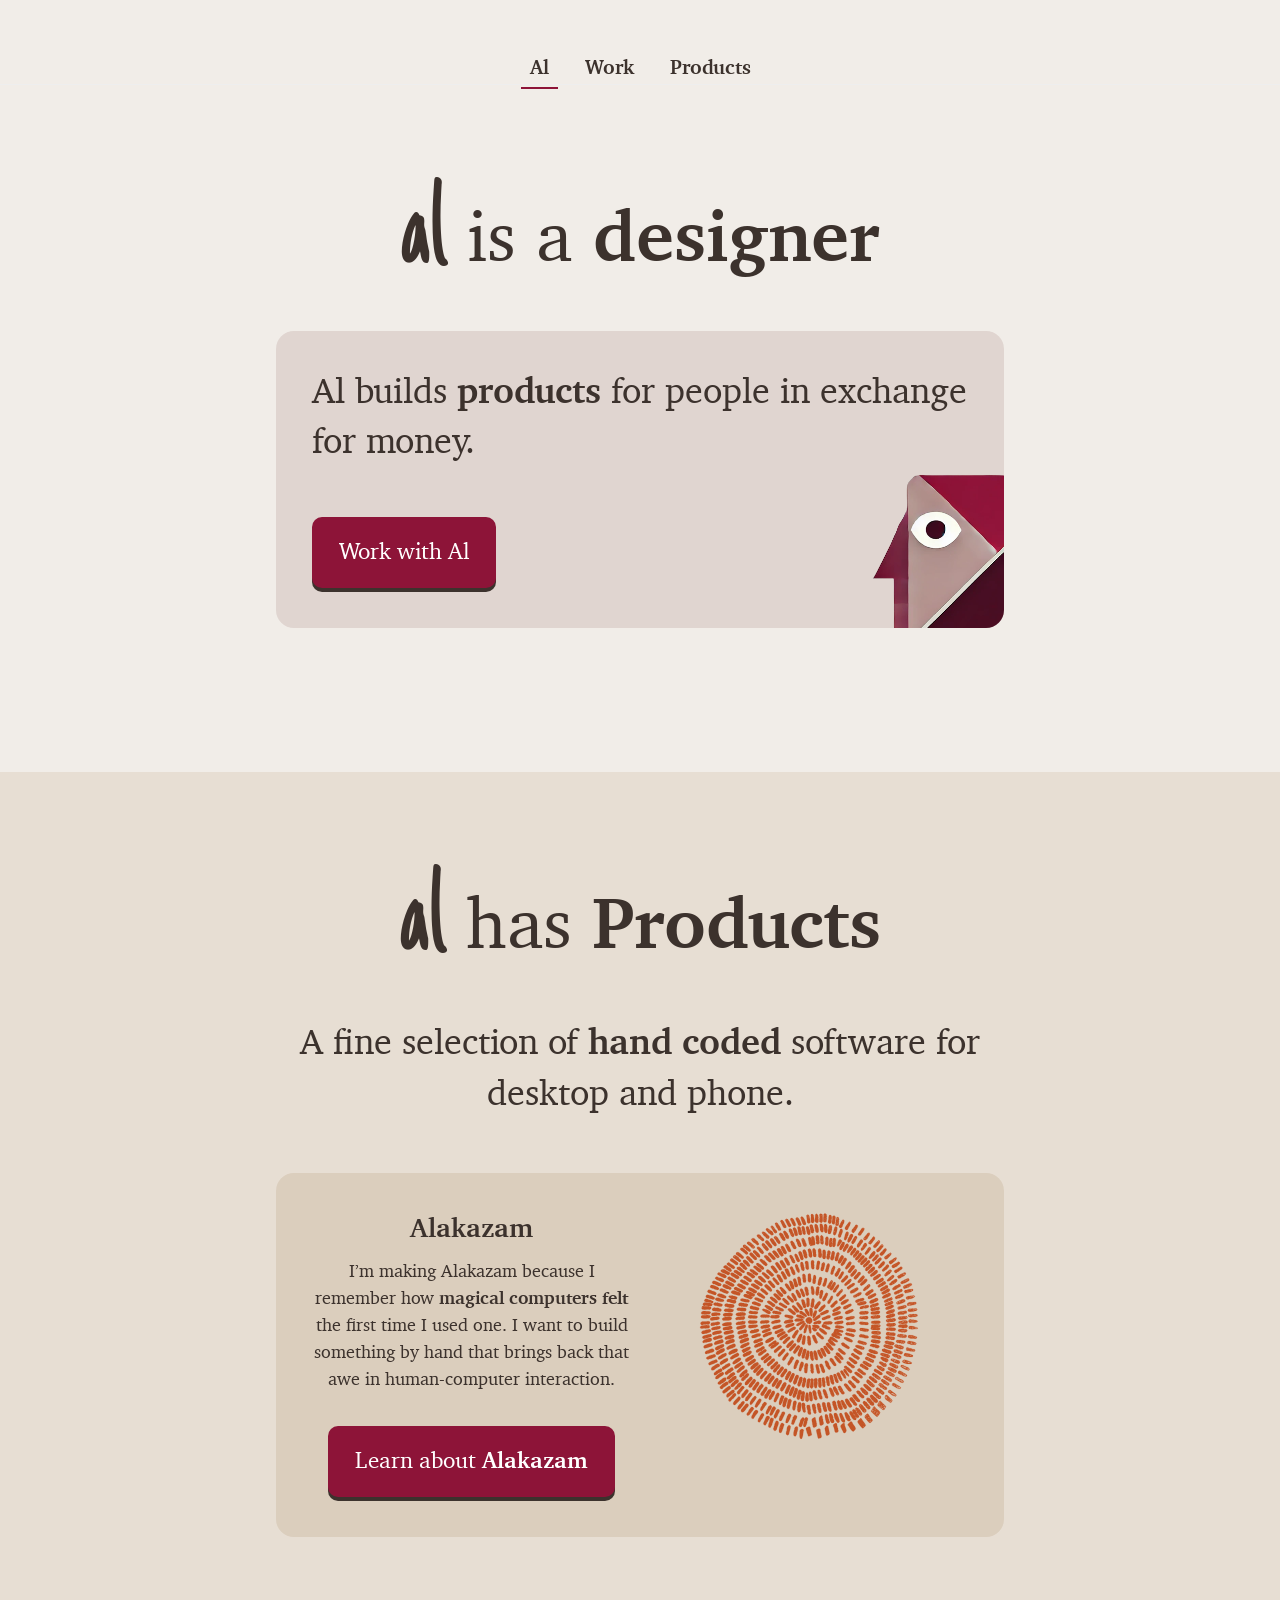
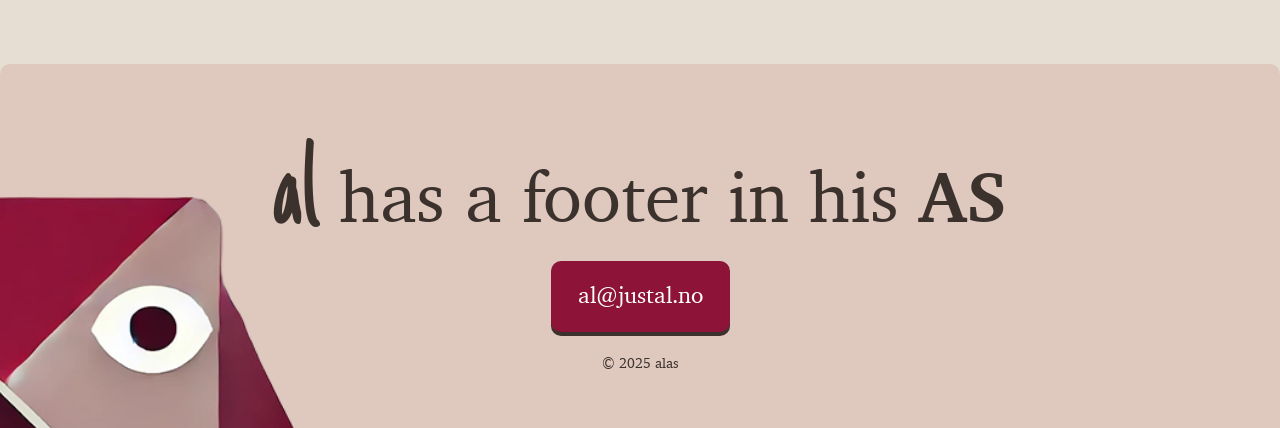
<file: en/index.html>
<!DOCTYPE html>
<html lang="en">
<head>
  <meta charset="UTF-8">
  <meta name="description" content="Al helps people design and build digital products with clarity, care, and creativity.">
  <meta name="viewport" content="width=device-width, initial-scale=1.0">
  <meta name="robots" content="index, follow">
  <link rel="canonical" href="https://justal.no/en/index.html">

  <meta property="og:title" content="Al – Product Design & Research">
  <meta property="og:description" content="UX design, research, and handcrafted digital tools by Al.">
  <meta property="og:url" content="https://justal.no/">
  <meta property="og:type" content="website">
  <meta property="og:image" content="https://justal.no/assets/og-image.jpg">

  <meta name="twitter:card" content="summary_large_image">
  <meta name="twitter:title" content="Al – Product Design & Research">
  <meta name="twitter:description" content="UX design, research, and handcrafted digital tools by Al.">
  <meta name="twitter:image" content="https://justal.no/assets/og-image.jpg">

  <link rel="alternate" hreflang="no" href="https://justal.no/no/index.html">
  <link rel="alternate" hreflang="en" href="https://justal.no/en/index.html">

  <link rel="icon" type="image/png" href="/images/favicon-96x96.png" sizes="96x96" />
  <link rel="icon" type="image/svg+xml" href="/images/favicon.svg" />
  <link rel="shortcut icon" href="/images/favicon.ico" />
  <link rel="apple-touch-icon" sizes="180x180" href="/images/apple-touch-icon.png" />

  <link rel="manifest" href="/site.webmanifest">
  
  <title>About Al – UX, Product Design & Product Thinking</title>

  <script type="application/ld+json">
    {
      "@context": "https://schema.org",
      "@type": "Organization",
      "name": "Al",
      "url": "https://justal.no/en",
      "logo": "https://justal.no/images/og-image.jpg",
      "contactPoint": {
        "@type": "ContactPoint",
        "email": "al@justal.no",
        "contactType": "Customer Support"
      },
      "sameAs": []
    }
  </script>

  <link rel="icon" href="/favicon.ico">
  <link rel="apple-touch-icon" href="/apple-touch-icon.png">
  <link rel="manifest" href="/site.webmanifest">
  
  <!-- Main CSS -->
  <link href="https://calendar.google.com/calendar/scheduling-button-script.css" rel="stylesheet">
  <link rel="stylesheet" href="/css/variables.css">
  <link rel="stylesheet" href="/css/typography.css">

  <link rel="stylesheet" href="/css/layout.css">
  <link rel="stylesheet" href="/css/components.css">
  <link rel="stylesheet" href="/css/pages.css">

  <link rel="stylesheet" href="/css/style.css">
  
  <!-- Main JS (defer ensures it runs after HTML is parsed) -->
  <script src="/js/main.js" defer></script>
</head>
<body>
  <a class="skip-to-content" href="#page-content">Skip to main content</a>
  
  <header role="banner">
    <nav role="navigation" aria-label="Main navigation">
      <ul>
        <li><a href="/en/index.html" class="focused-link">Al</a></li>
        <li><a href="/en/work.html">Work</a></li>
        <li><a href="/en/products.html">Products</a></li>
      </ul>
    </nav>
  </header>
  
  <main id="page-content" role="main" tabindex="-1" aria-labelledby="page-title">
    
    <!-- MVP stamp -->
    <!--<img 
      class="mvp-image" 
      src="/images/mvp.png" 
      alt="Image symbolizing that this web page is a minimum viable page"
    /> -->

    
    <section aria-labelledby="al-is-a-designer" class="al-is-a-designer">
      <div class="container">
        <h1 id="al-is-a-designer" class="mixed-header">
          <!-- The word AL is wrapped in a special span for the Figma Hand font -->
          <span class="brand-al">al</span> is a <span class="regular-font">designer</span>
        </h1>
      
        <div class="promo-box" role="region" aria-labelledby="promo-box-title">
          <!-- Visually hidden heading if needed for screen readers, or keep it visible if you prefer -->
          <h2 id="promo-box-title" class="sr-only">Al’s Offer</h2>
      
          <p class="promo-text">
            <!-- The descriptive text for the container -->
            Al builds <b>products</b> for people in exchange for money.
          </p>
          
          <div class="internal-link">
            <a href="/en/work.html" class="btn work-with-al">
              Work with Al
            </a>
          </div>
          
      
          <!-- The image that sits at bottom-right, partially hidden -->
          <img 
            class="promo-image" 
            src="/images/als-face.png" 
            alt="Background illustration partially peeking out"
          />
        </div>
      </div>
      </section>


      <!--
      <section aria-labelledby="part of koolektivet" class="part-of-koolas">
        <div class="container">
          <h2 id="section-title" class="mixed-header">
           
            <span class="brand-al">al</span> is part of <span class="regular-font">Koolas</span>
          </h2>
          <p class="promo-text centered-text">A <b>cool collective</b> of creators who make products in exchange for money</p>
          <div class="centered">
            <a href="/en/work.html" class="secondary-button check-out-koolektivet">
              Check out koolas
            </a>
            <small class="fine-print centered-text" style="margin-top: 1rem;">Only if you’re interested in  the best <br> quality products available</small> 

          </div>
          
        </div>
      </section>

    -->   

      <section class="al-has-a-product-line" aria-labelledby="Al has a product line">
        <div class="container">

          <h2 id="section-title" class="mixed-header">
            <!-- The word AL is wrapped in a special span for the Figma Hand font -->
            <span class="brand-al">al</span> has <span class="regular-font">Products</span>
          </h2>
          <p class="promo-text centered-text">
            A fine selection of <b>hand coded</b> software for desktop and phone. 
          </p>


          <div class="flex-container">
            <div class="promo-box-small flex-container" role="region" aria-labelledby="promo-box-title" style="background-color:#DBCEBD;">
              <div class="box box-a">
                 <!-- Visually hidden heading if needed for screen readers, or keep it visible if you prefer -->
                <h3 id="promo-box-title" class="sr-only">Al’s Offer</h3>
          
                <h3>
                  Alakazam
                </h3>
                <p class="">
                  <!-- The descriptive text for the container -->
                  I’m making Alakazam because I remember how <b>magical computers felt</b> the first time I used one.  I want to build something by hand that brings back that awe in human-computer interaction.
                </p>
                <a href="/en/products.html" class="btn check-out-koolektivet" style="margin-top: 1rem;">
                  Learn about <b>Alakazam</b>
                </a>
              </div>
              <div class="box box-b centered-text">
                <img 
                  class="product-image" 
                  src="/images/flower.svg" 
                  alt="Illustration of Alakazam, a magical software product by Al"
                />
              </div> 
            </div>
          </div>
          <div class="centered">
            
          </div>
        </div>

  

</section>

</main>

<footer role="contentinfo" aria-labelledby="footer-heading">
  <h2 id="footer-heading" class="mixed-header" style="margin-bottom: 0">
    <span class="brand-al">al</span> has a footer in his <span class="regular-font">AS</span>
 </h2>
  <a href="mailto:al@justal.no" class="btn check-out-koolektivet">
    al@justal.no
  </a>
  <small class="fine-print centered-text" style="margin-top: 1rem;">© 2025 alas</small> 

  <!-- footer image -->
  <img 
    class="footer-image" 
    src="/images/als-face.png" 
    alt="Illustration representing Al, placed at the bottom of the page as a visual sign-off"
  />
</footer>

</body>
</html>
</file>
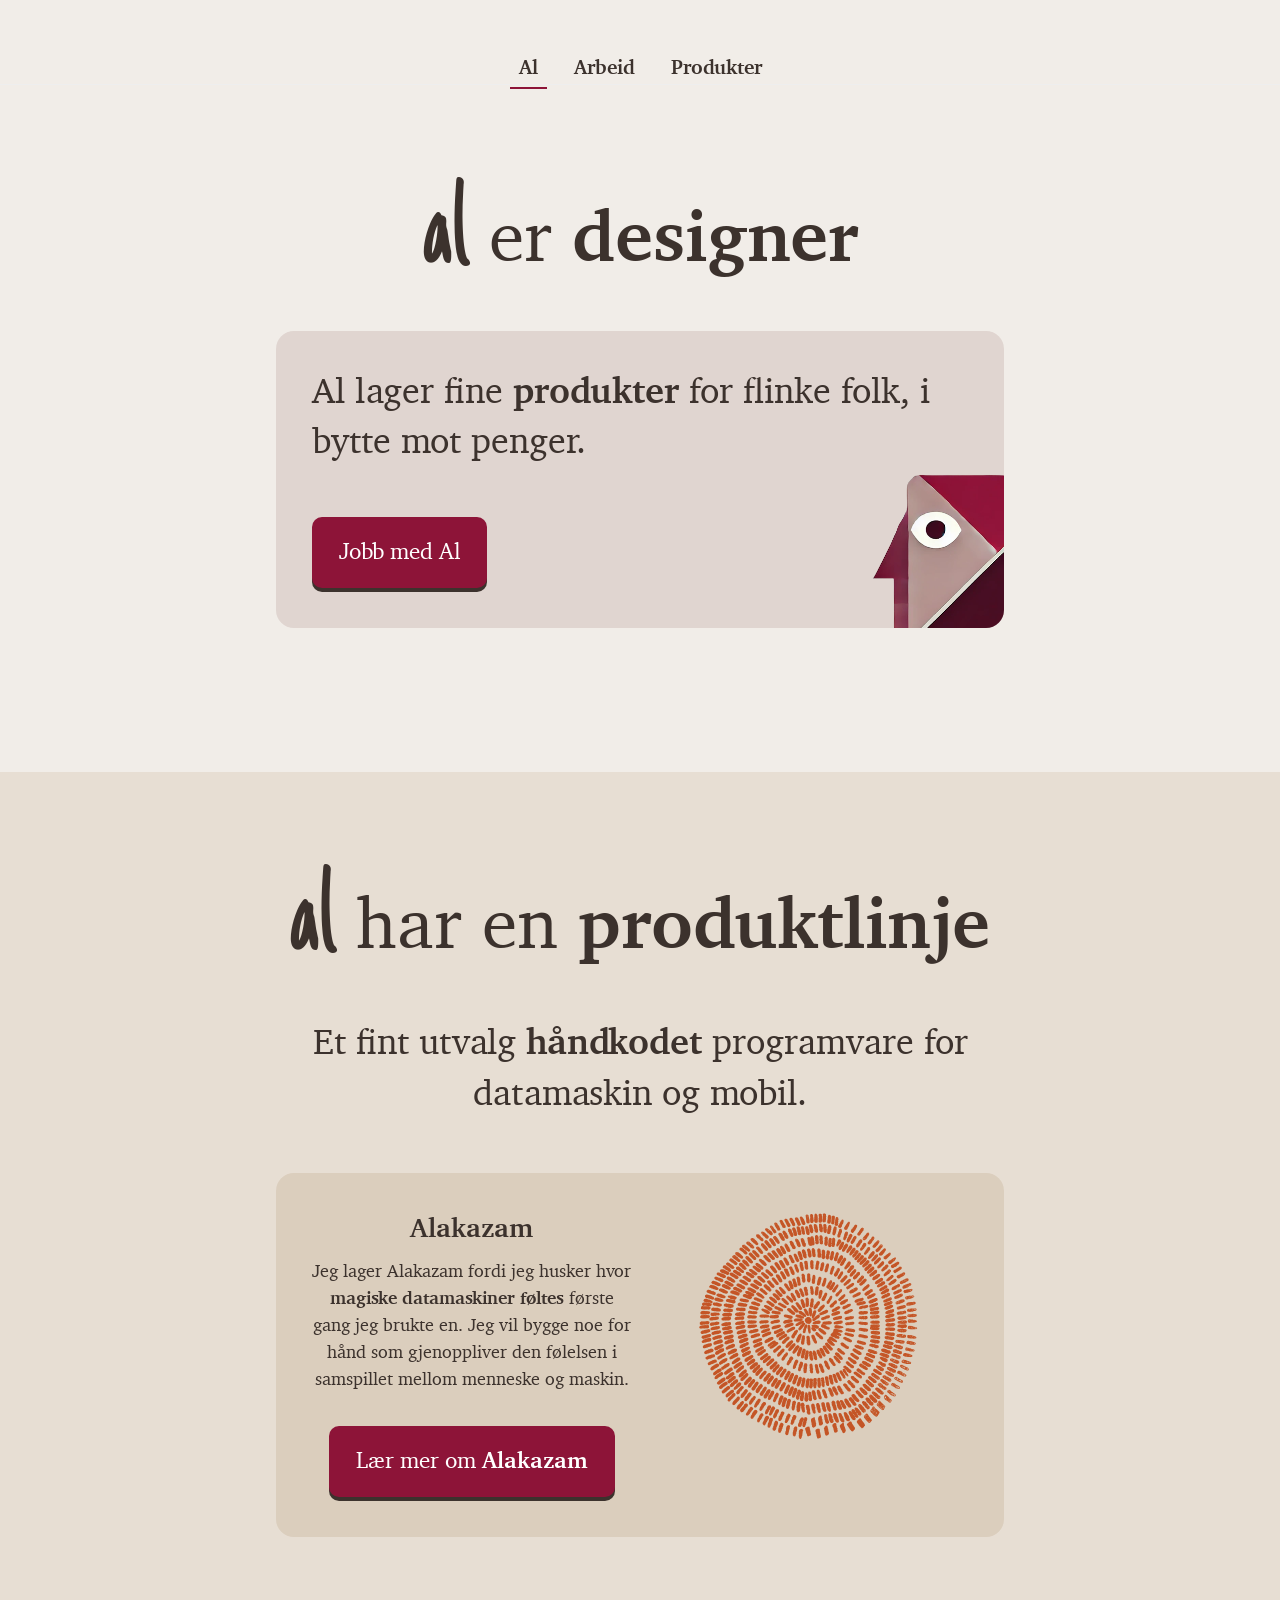
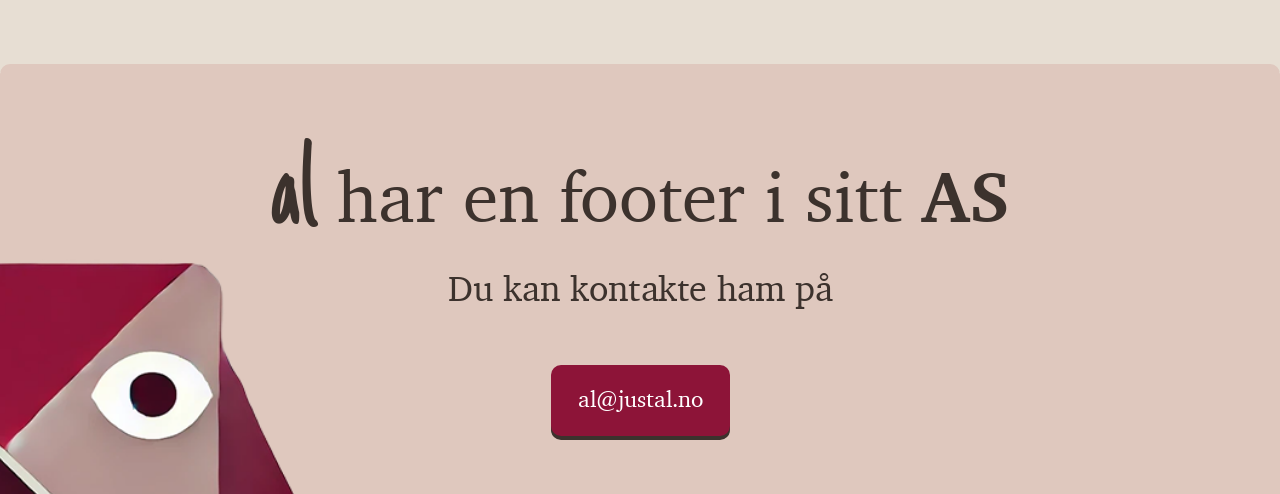
<file: no/index.html>
<!DOCTYPE html>
<html lang="no">
<head>
  <meta charset="UTF-8">
  <meta name="description" content="Al hjelper folk med å designe og bygge digitale produkter med klarhet, omtanke og kreativitet.">
  <meta name="viewport" content="width=device-width, initial-scale=1.0">
  <meta name="robots" content="index, follow">
  <link rel="canonical" href="https://justal.no/no/index.html">

  <meta property="og:title" content="Al – Produktdesign og brukerinnsikt">
  <meta property="og:description" content="UX-design, innsiktsarbeid og håndlagde digitale verktøy fra Al.">
  <meta property="og:url" content="https://justal.no/no/index.html">
  <meta property="og:type" content="website">
  <meta property="og:image" content="https://justal.no/assets/og-image.jpg">

  <meta name="twitter:card" content="summary_large_image">
  <meta name="twitter:title" content="Al – Produktdesign og brukerinnsikt">
  <meta name="twitter:description" content="UX-design, innsiktsarbeid og håndlagde digitale verktøy fra Al.">
  <meta name="twitter:image" content="https://justal.no/assets/og-image.jpg">

  <link rel="icon" type="image/png" href="/images/favicon-96x96.png" sizes="96x96" />
  <link rel="icon" type="image/svg+xml" href="/images/favicon.svg" />
  <link rel="shortcut icon" href="/images/favicon.ico" />
  <link rel="apple-touch-icon" sizes="180x180" href="/images/apple-touch-icon.png" />

  <link rel="manifest" href="/site.webmanifest">
  
  <title>Om Al – UX, Produktdesign og Produkttenkning</title>

  
  
  <!-- Main CSS -->
  <link href="https://calendar.google.com/calendar/scheduling-button-script.css" rel="stylesheet">
  <link rel="stylesheet" href="/css/variables.css">
  <link rel="stylesheet" href="/css/typography.css">

  <link rel="stylesheet" href="/css/layout.css">
  <link rel="stylesheet" href="/css/components.css">
  <link rel="stylesheet" href="/css/pages.css">

  <link rel="stylesheet" href="/css/style.css">
  

  <script type="application/ld+json">
    {
      "@context": "https://schema.org",
      "@type": "Organization",
      "name": "Al",
      "url": "https://justal.no/no",
      "logo": "https://justal.no/images/og-image.jpg",
      "contactPoint": {
        "@type": "ContactPoint",
        "email": "al@justal.no",
        "contactType": "Customer Support",
        "availableLanguage": ["Norwegian", "English"]
      }
    }
</script>   
</head>
<body>
  <a class="skip-to-content" href="#page-content">Hopp til hovedinnhold</a>
  
  <header role="banner">
    <nav role="navigation" aria-label="Hovednavigasjon">
      <ul>
        <li><a href="/no/index.html" class="focused-link">Al</a></li>
        <li><a href="/no/arbeid.html">Arbeid</a></li>
        <li><a href="/no/produkter.html">Produkter</a></li>
      </ul>
    </nav>
  </header>
  
  <main id="page-content" role="main" tabindex="-1" aria-labelledby="page-title">
    
    <!-- MVP stamp -->
    <!--<img 
      class="mvp-image" 
      src="/images/mvp.png" 
      alt="Bilde som symboliserer at denne nettsiden er en minimum levedyktig side"
    /> -->

    
    <section aria-labelledby="al-is-a-designer" class="al-is-a-designer">
      <div class="container">
        <h1 id="al-is-a-designer" class="mixed-header">
          <span class="brand-al">al</span> er <span class="regular-font">designer</span>
        </h1>
      
        <div class="promo-box" role="region" aria-labelledby="promo-box-title">
          <!-- Visually hidden heading if needed for screen readers, or keep it visible if you prefer -->
          <h3 id="promo-box-title" class="sr-only">Als tilbud</h3>
      
          <p class="promo-text">
            Al lager fine <b>produkter</b> for flinke folk, i bytte mot penger.
          </p>
          
          <div class="internal-link">
            <a href="/no/arbeid.html" class="btn work-with-al">
              Jobb med Al
            </a>
          </div>
          
      
          <!-- The image that sits at bottom-right, partially hidden -->
          <img 
            class="promo-image" 
            src="/images/als-face.png" 
            alt="Illustrasjon av Al som titter frem nede i høyre hjørne"
          />
        </div>
      </div>
      </section>


      <!--
      <section aria-labelledby="part of koolektivet" class="part-of-koolas">
        <div class="container">
          <h2 id="section-title" class="mixed-header">
           
            <span class="brand-al">al</span> er en del av <span class="regular-font">Koolas</span>
          </h2>
          <p class="promo-text centered-text">Et <b>kult kollektiv</b> av skapere som lager produkter i bytte mot penger</p>
          <div class="centered">
            <a href="/no/arbeid.html" class="secondary-button check-out-koolektivet">
              Sjekk ut koolas
            </a>
            <small class="fine-print centered-text" style="margin-top: 1rem;">Bare hvis du er interessert i de beste <br> kvalitetsproduktene tilgjengelig</small> 

          </div>
          
        </div>
      </section>

    -->   

      <section class="al-has-a-product-line" aria-labelledby="Al has a product line">
        <div class="container">

          <h2 id="section-title" class="mixed-header">
            <span class="brand-al">al</span> har en <span class="regular-font">produktlinje</span>
          </h2>
          <p class="promo-text centered-text">
            Et fint utvalg <b>håndkodet</b> programvare for datamaskin og mobil. 
          </p>


          <div class="flex-container">
            <div class="promo-box-small flex-container" role="region" aria-labelledby="promo-box-title" style="background-color:#DBCEBD;">
              <div class="box">
                 <!-- Visually hidden heading if needed for screen readers, or keep it visible if you prefer -->
                <h3 id="promo-box-title" class="sr-only">Als tilbud</h3>
          
                <h3>
                  Alakazam
                </h3>
                <p class="">
                  Jeg lager Alakazam fordi jeg husker hvor <b>magiske datamaskiner føltes</b> første gang jeg brukte en. Jeg vil bygge noe for hånd som gjenoppliver den følelsen i samspillet mellom menneske og maskin.
                </p>
                <a href="/no/produkter.html" class="btn check-out-koolektivet" style="margin-top: 1rem;">
                  Lær mer om <b>Alakazam</b>
                </a>
              </div>
              <div class="box centered-text">
                <img 
                  class="product-image" 
                  src="/images/alakazam.png" 
                  alt="Illustrasjon av Alakazam – et magisk, digitalt produkt laget av Al"
                />
              </div> 
            </div>
          </div>
          <div class="centered">
            
          </div>
        </div>

  

</section>

</main>

<footer role="contentinfo" aria-labelledby="footer-heading">
  <h2 id="footer-heading" class="mixed-header" style="margin-bottom: 0">
    <span class="brand-al">al</span> har en footer i sitt <span class="regular-font">AS</span>
  </h2>
  <p class="promo-text centered-text">Du kan kontakte ham på</p>
  <a href="mailto:al@justal.no" class="btn check-out-koolektivet">
    al@justal.no
  </a>

  <!-- footer image -->
  <img 
    class="footer-image" 
    src="/images/als-face.png" 
    alt="Illustrasjon av Al nederst på siden som en visuell signatur"
  />
</footer>

</body>
</html>
</file>
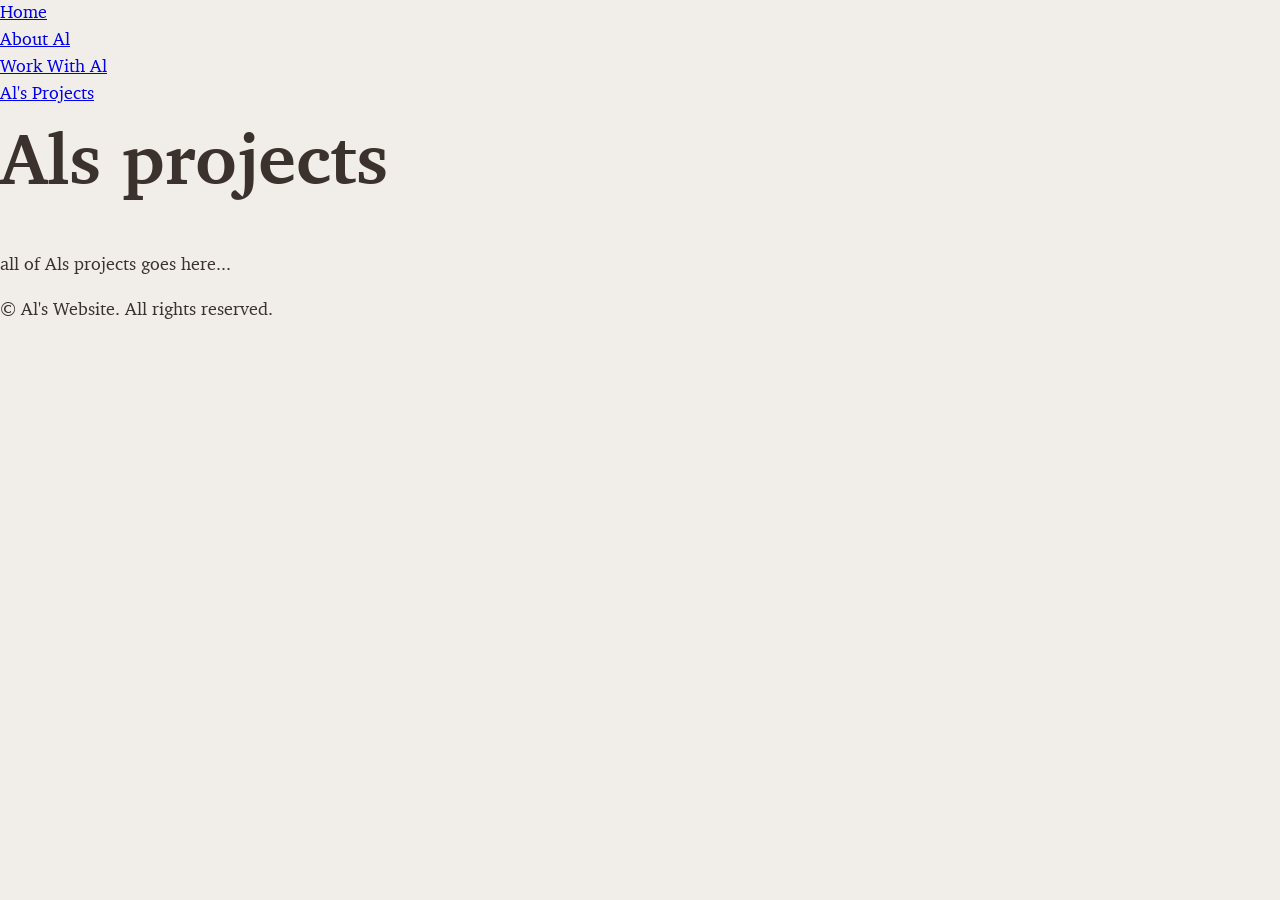
<file: projects.html>
<!DOCTYPE html>
<html lang="en">
<head>
  <meta charset="UTF-8">
  <meta name="description" content="Als projects">
  <meta name="viewport" content="width=device-width, initial-scale=1.0">
  <title>Als assorted projects – Al's Website</title>


  <!-- Main CSS -->
  <link rel="stylesheet" href="css/variables.css">
  <link rel="stylesheet" href="css/typography.css">
  <link rel="stylesheet" href="css/style.css">
  
</head>
<body>
  <a class="skip-to-content" href="#main-content">Skip to main content</a>
  <header role="banner">
    <nav role="navigation" aria-label="Main Navigation">
      <ul>
        <li><a href="index.html">Home</a></li>
        <li><a href="about.html">About Al</a></li>
        <li><a href="work.html">Work With Al</a></li>
        <li><a href="projects.html">Al's Projects</a></li>
      </ul>
    </nav>
  </header>
  
  <main id="page-content" role="main" tabindex="-1" aria-labelledby="page-title">
    <h1 id="page-title">Als projects</h1>
    <p>all of Als projects goes here...</p>
  </main>

  <footer role="contentinfo">
    <p>&copy; <span id="year"></span> Al's Website. All rights reserved.</p>
  </footer>
</body>
</html>
</file>
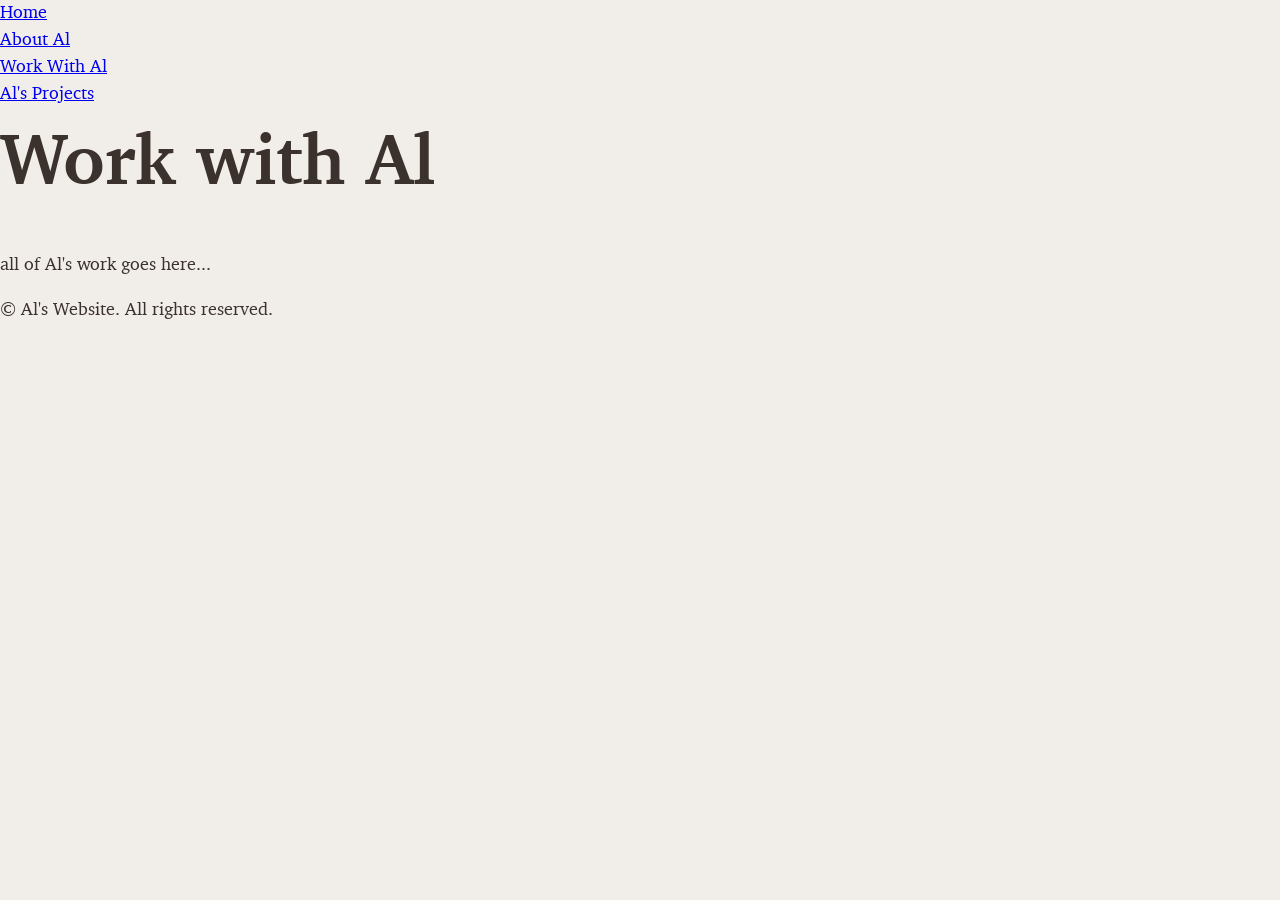
<file: work.html>
<!DOCTYPE html>
<html lang="en">
<head>
  <meta charset="UTF-8">
  <meta name="description" content="Work with Al">
  <meta name="viewport" content="width=device-width, initial-scale=1.0">
  <title>Work with Al – Al's Website</title>
  
  <!-- Main CSS -->
  <link rel="stylesheet" href="css/variables.css">
  <link rel="stylesheet" href="css/typography.css">
  <link rel="stylesheet" href="css/style.css">
  
</head>
<body>
  <a class="skip-to-content" href="#main-content">Skip to main content</a>
  <header role="banner">
    <nav role="navigation" aria-label="Main Navigation">
      <ul>
        <li><a href="index.html">Home</a></li>
        <li><a href="about.html">About Al</a></li>
        <li><a href="work.html">Work With Al</a></li>
        <li><a href="projects.html">Al's Projects</a></li>
      </ul>
    </nav>
  </header>
  
  <main id="page-content" role="main" tabindex="-1" aria-labelledby="page-title">
    <h1 id="page-title">Work with Al</h1>
    <p>all of Al's work goes here...</p>
  </main>
  
  <footer role="contentinfo">
    <p>&copy; <span id="year"></span> Al's Website. All rights reserved.</p>
  </footer>
</body>
</html>
</file>
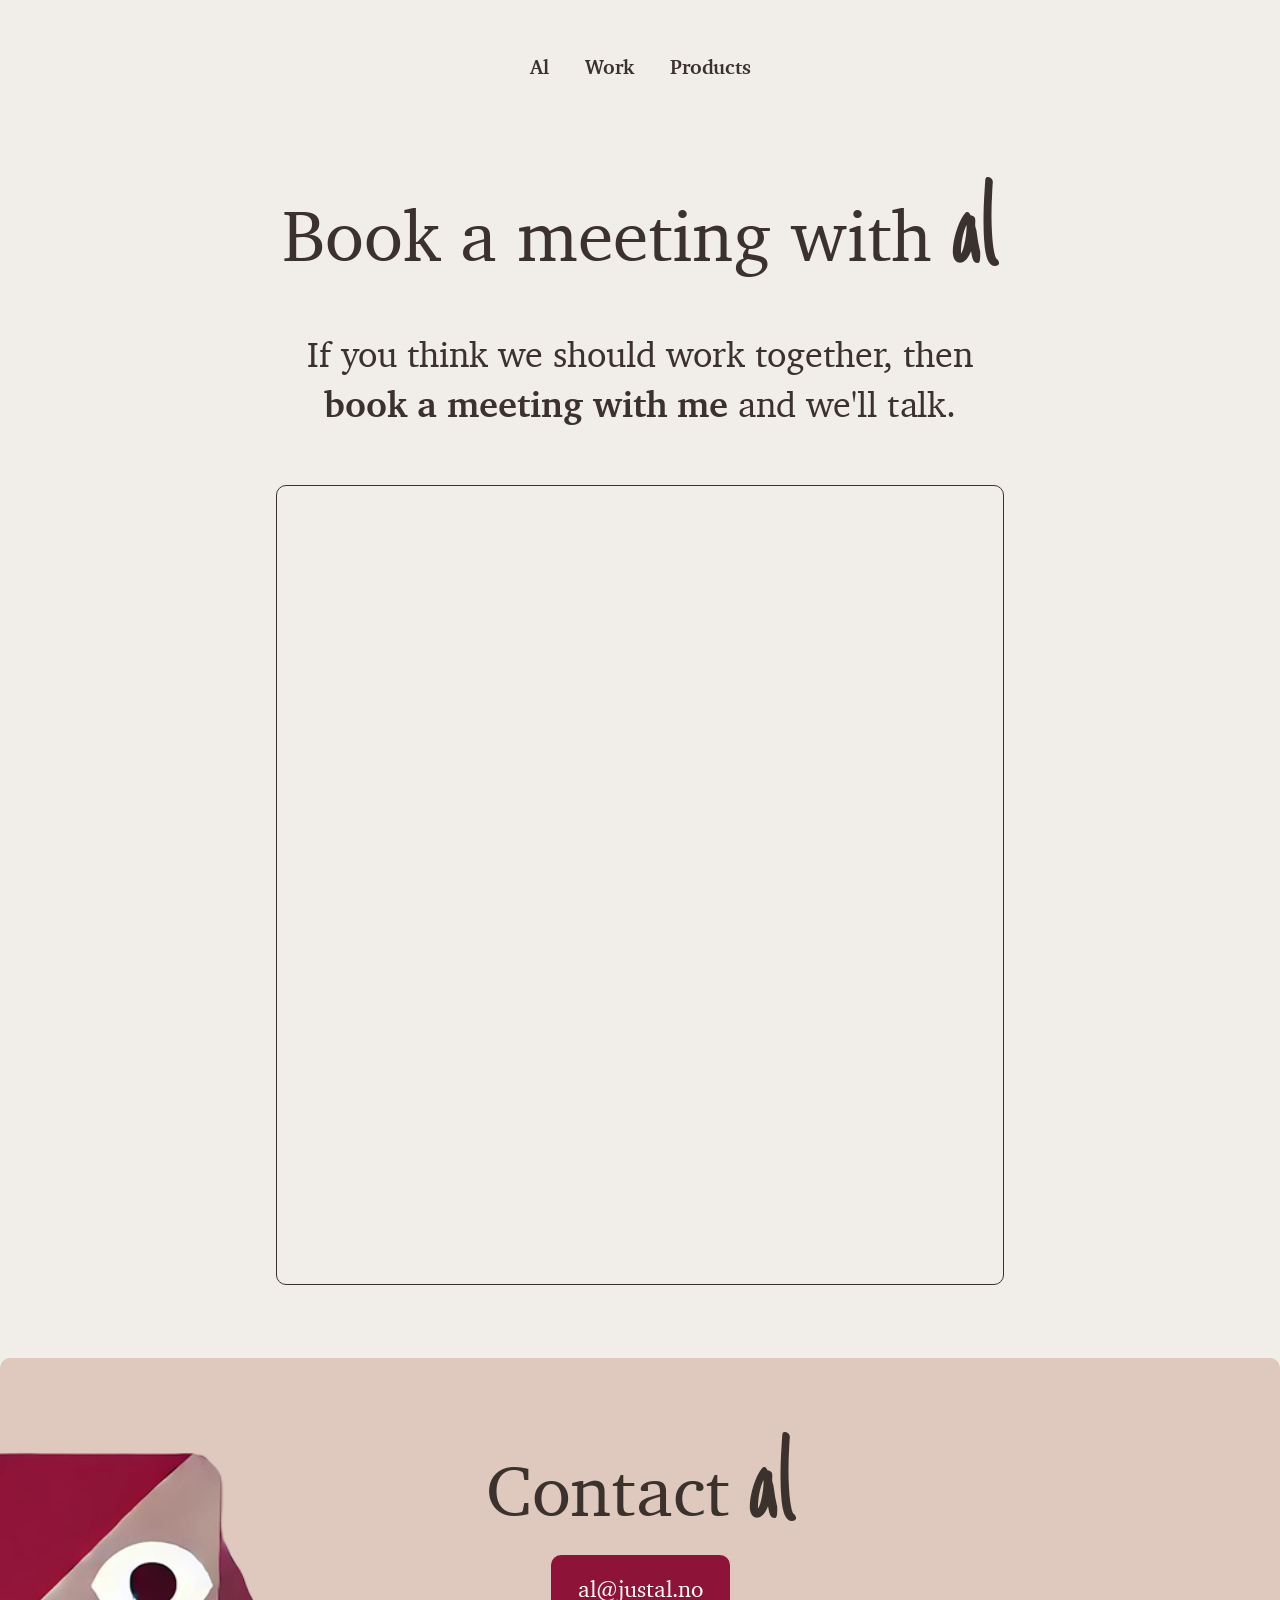
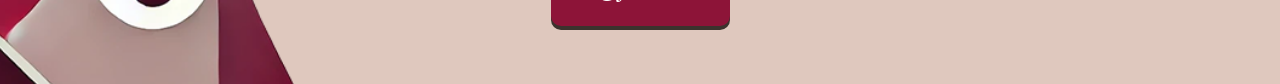
<file: en/book.html>
<!DOCTYPE html>
<html lang="en">
<head>
  <meta charset="UTF-8">
  <meta name="description" content="Book a meeting with Al to talk about design, research, or working together.">
  <meta name="viewport" content="width=device-width, initial-scale=1.0">
  <meta name="robots" content="index, follow">
  <link rel="canonical" href="https://justal.no/en/book.html">

  <meta property="og:title" content="Book a Meeting – Al">
  <meta property="og:description" content="Book a meeting with Al to explore product design, UX, or collaboration opportunities.">
  <meta property="og:url" content="https://justal.no/en/book.html">
  <meta property="og:type" content="website">
  <meta property="og:image" content="https://justal.no/assets/og-image.jpg">

  <meta name="twitter:card" content="summary_large_image">
  <meta name="twitter:title" content="Book a Meeting – Al">
  <meta name="twitter:description" content="Book a meeting with Al to explore product design, UX, or collaboration opportunities.">
  <meta name="twitter:image" content="https://justal.no/assets/og-image.jpg">

  <link rel="alternate" hreflang="no" href="https://justal.no/no/bestill.html">
  <link rel="alternate" hreflang="en" href="https://justal.no/en/book.html">

  <link rel="icon" type="image/png" href="/images/favicon-96x96.png" sizes="96x96" />
  <link rel="icon" type="image/svg+xml" href="/images/favicon.svg" />
  <link rel="shortcut icon" href="/images/favicon.ico" />
  <link rel="apple-touch-icon" sizes="180x180" href="/images/apple-touch-icon.png" />

  <link rel="manifest" href="/site.webmanifest">
  
  <title>Book a Meeting – Al</title>

  <!-- Main CSS -->
  <link href="https://calendar.google.com/calendar/scheduling-button-script.css" rel="stylesheet">


  
  <link rel="stylesheet" href="/css/variables.css">
  <link rel="stylesheet" href="/css/typography.css">

  <link rel="stylesheet" href="/css/layout.css">
  <link rel="stylesheet" href="/css/components.css">
  <link rel="stylesheet" href="/css/pages.css">

  <link rel="stylesheet" href="/css/style.css">

  <script type="application/ld+json">
    {
      "@context": "https://schema.org",
      "@type": "Organization",
      "name": "Al",
      "url": "https://justal.no/en/book.html",
      "logo": "https://justal.no/images/og-image.jpg",
      "contactPoint": {
        "@type": "ContactPoint",
        "email": "al@justal.no",
        "contactType": "Customer Support",
        "availableLanguage": ["Norwegian", "English"]
      }
    }
    </script>
</head>
<body>
  <a class="skip-to-content" href="#page-content">Skip to main content</a>
  
  <header role="banner">
    <nav role="navigation" aria-label="Main Navigation">
      <ul>
        <li><a href="/en/index.html">Al</a></li>
        <li><a href="/en/work.html">Work</a></li>
        <li><a href="/en/products.html">Products</a></li>
      </ul>
    </nav>
  </header>
  
  <main id="page-content" role="main" tabindex="-1" aria-labelledby="book-page-title">
    

    
    <section aria-labelledby="section-title">
      <div class="container">
        <h1 id="book-page-title" class="mixed-header">
          Book a meeting with <span class="brand-al">al</span>
        </h1>

        <p class="promo-text centered-text">
            <!-- The descriptive text for the container -->
            If you think we should work together, then <b>book a meeting with me</b> and we'll talk. 
        </p>

        <!-- Google Calendar Appointment Scheduling begin -->
            <iframe src="https://calendar.google.com/calendar/appointments/schedules/AcZssZ1MiQHjVkEFcLgTetn2YNDhRHQVwiCEYP7TpI-PonQcsxfyrCQ-SrEFOuPtq6KyJagvr5LpHLox?gv=true" 
            style="border: 1px solid; border-radius: 10px; padding: 2rem;" width="100%" 
            height="800" 
            frameborder="0"></iframe>
        <!-- end Google Calendar Appointment Scheduling -->
        </div>

  

</section>

</main>

<footer role="contentinfo" aria-labelledby="footer-heading">
  <h2 id="footer-heading" class="mixed-header" style="margin-bottom: 0">
     Contact <span class="brand-al">al</span>
  </h2>
  <a href="mailto:al@justal.no" class="btn check-out-koolektivet">
    al@justal.no
  </a>
  

  <!-- footer image -->
  <img 
    class="footer-image" 
    src="/images/als-face.png" 
    alt="Stylized image of Al used as a visual sign-off at the bottom of the page"
/>
</footer>

</body>
</html>
</file>
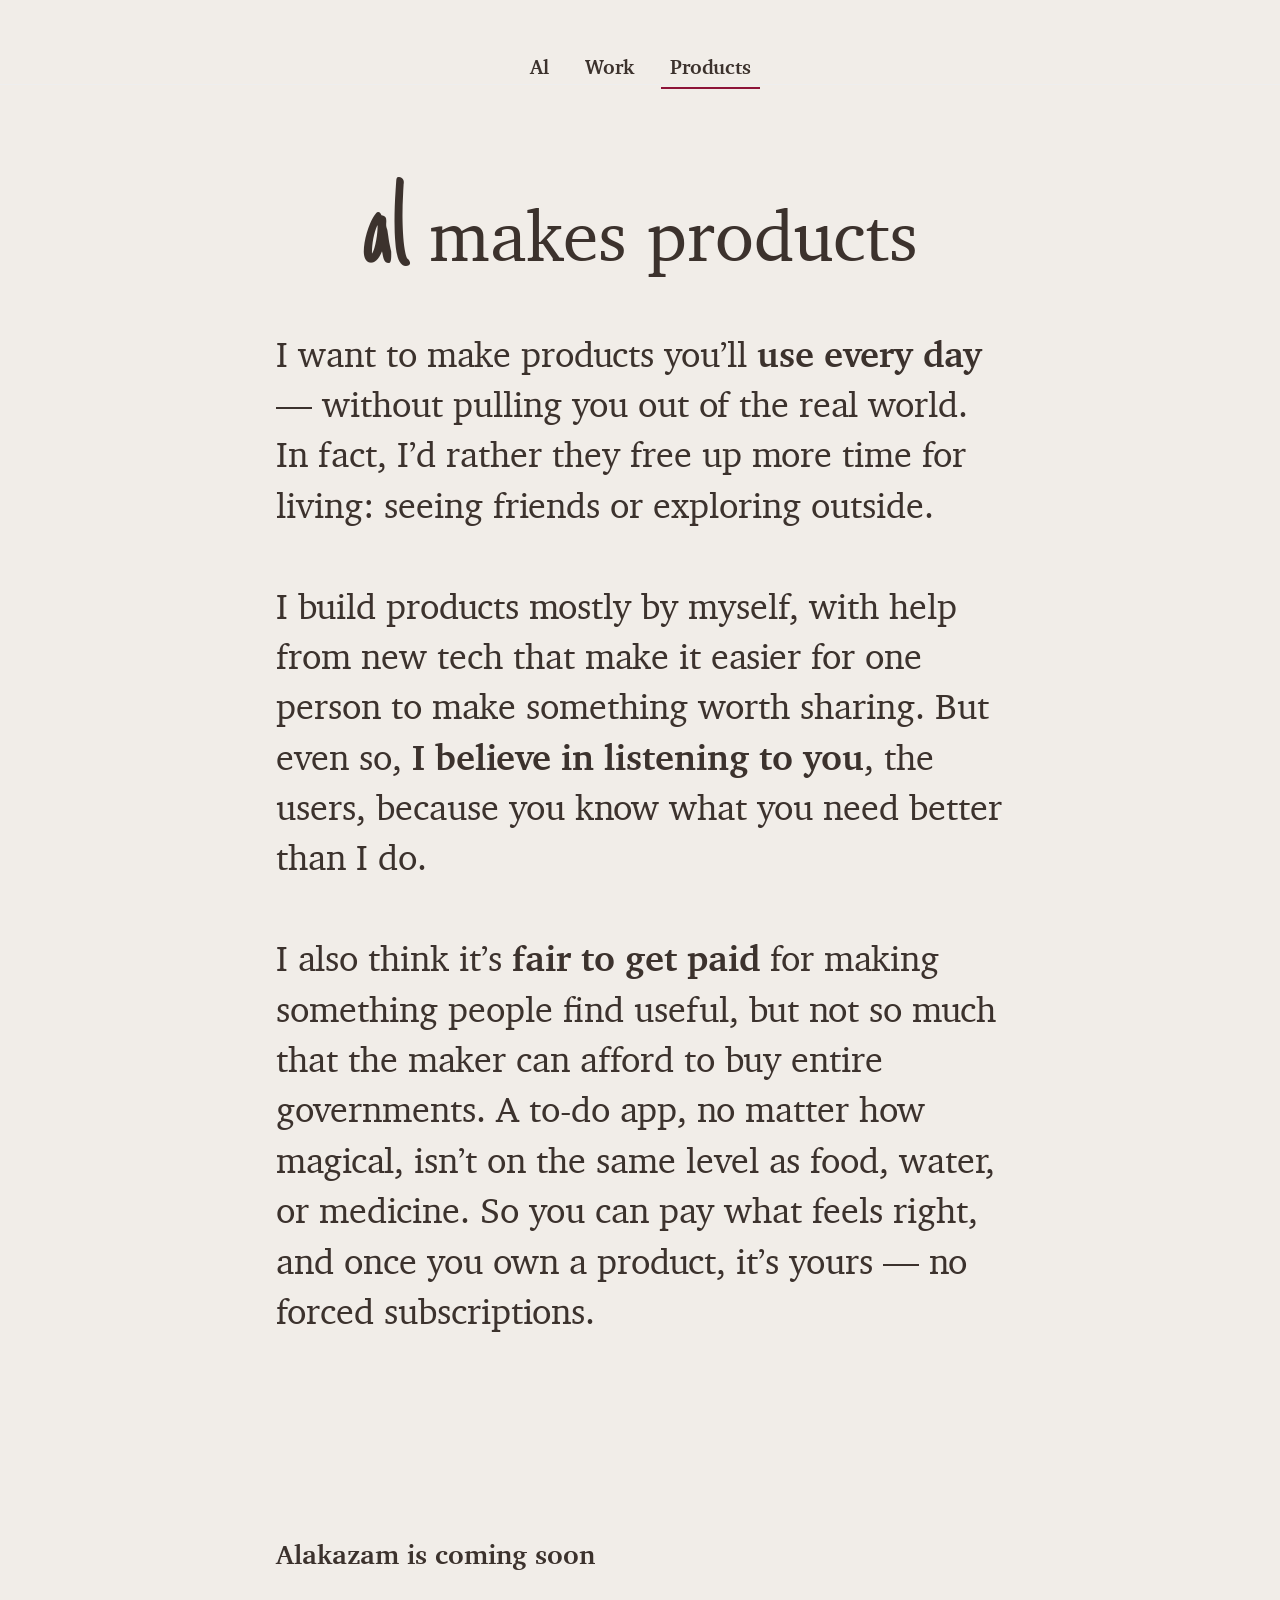
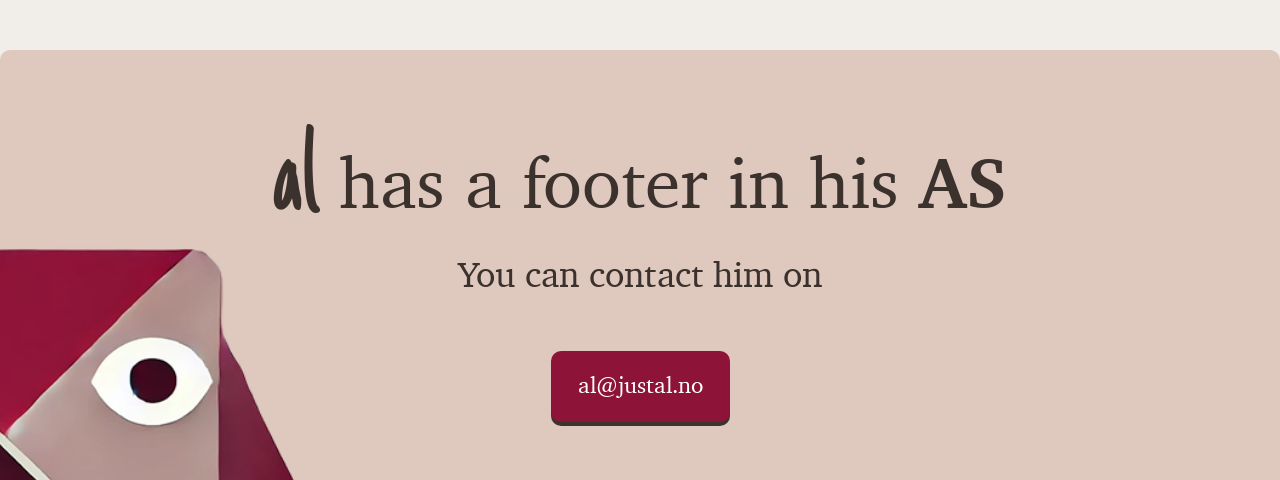
<file: en/products.html>
<!DOCTYPE html>
<html lang="en">
<head>
  <meta charset="UTF-8">
  <meta name="description" content="A selection of handcrafted digital products designed by Al – tools for thinking, learning, and building.">
  <meta name="viewport" content="width=device-width, initial-scale=1.0">
  <meta name="robots" content="index, follow">
  <link rel="canonical" href="https://justal.no/en/products.html">
  
  <meta property="og:title" content="Al’s Products – Thoughtful Tools for People">
  <meta property="og:description" content="A selection of handcrafted digital products designed by Al – tools for thinking, learning, and building.">
  <meta property="og:url" content="https://justal.no/en/products.html">
  <meta property="og:type" content="website">
  <meta property="og:image" content="https://justal.no/assets/og-image.jpg">

  <meta name="twitter:card" content="summary_large_image">
  <meta name="twitter:title" content="Al’s Products – Thoughtful Tools for People">
  <meta name="twitter:description" content="A selection of handcrafted digital products designed by Al – tools for thinking, learning, and building.">
  <meta name="twitter:image" content="https://justal.no/assets/og-image.jpg">

  <link rel="alternate" hreflang="no" href="https://justal.no/no/produkter.html">
  <link rel="alternate" hreflang="en" href="https://justal.no/en/products.html">

  <link rel="icon" type="image/png" href="/images/favicon-96x96.png" sizes="96x96" />
  <link rel="icon" type="image/svg+xml" href="/images/favicon.svg" />
  <link rel="shortcut icon" href="/images/favicon.ico" />
  <link rel="apple-touch-icon" sizes="180x180" href="/images/apple-touch-icon.png" />

  <link rel="manifest" href="/site.webmanifest">

  <script type="application/ld+json">
    {
      "@context": "https://schema.org",
      "@type": "Organization",
      "name": "Al",
      "url": "https://justal.no/en/products.html",
      "logo": "https://justal.no/images/og-image.jpg",
      "contactPoint": {
        "@type": "ContactPoint",
        "email": "al@justal.no",
        "contactType": "Customer Support",
        "availableLanguage": ["Norwegian", "English"]
      }
    }
    </script>

    <title>Al’s Products – Thoughtful Tools for People</title>

     <!-- Main CSS -->
    <link href="https://calendar.google.com/calendar/scheduling-button-script.css" rel="stylesheet">
    <link rel="stylesheet" href="/css/variables.css">
    <link rel="stylesheet" href="/css/typography.css">

    <link rel="stylesheet" href="/css/layout.css">
    <link rel="stylesheet" href="/css/components.css">
    <link rel="stylesheet" href="/css/pages.css">

    <link rel="stylesheet" href="/css/style.css">

</head>
<body>
  <a class="skip-to-content" href="#main-content">Skip to main content</a>
  <header role="banner">
    <nav role="navigation" aria-label="Main Navigation">
      <ul>
        <li><a href="/en/index.html">Al</a></li>
        <li><a href="/en/work.html">Work</a></li>
        <li><a href="/en/products.html" class="focused-link">Products</a></li>
      </ul>
    </nav>
  </header>

  <main id="page-content" role="main" tabindex="-1" aria-labelledby="products-title">
    <section aria-labelledby="section-title">
      <div class="container">
        <h1 id="products-title" class="mixed-header">
          <span class="brand-al">al</span> makes products
        </h1>

        
        <p class="promo-text">
          I want to make products you’ll <b>use every day</b> — without pulling you out of the real world. In fact, I’d rather they free up more time for living: seeing friends or exploring outside.
          <br>
          <br> I build products mostly by myself, with help from new tech that make it easier for one person to make something worth sharing. But even so, <b>I believe in listening to you</b>, the users, because you know what you need better than I do.
          <br>
          <br>I also think it’s <b>fair to get paid</b> for making something people find useful, but not so much that the maker can afford to buy entire governments. A to-do app, no matter how magical, isn’t on the same level as food, water, or medicine. So you can pay what feels right, and once you own a product, it’s yours — no forced subscriptions. 
        </p>
      </div>
    </section>

    <section>
      <div class="container">
        <h3>  
        Alakazam is coming soon
        </h3>
      </div>
    </section>
  </main>

  <footer role="contentinfo" aria-labelledby="footer-heading">
    <h2 id="footer-heading" class="mixed-header" style="margin-bottom: 0">
      <span class="brand-al">al</span> has a footer in his <span class="regular-font"> AS</span>
    </h2>
    <p class="promo-text centered-text">You can contact him on</p>
    <a href="mailto:al@justal.no" class="btn check-out-koolektivet">
      al@justal.no
    </a>
  
    <!-- footer image -->
    <img 
      class="footer-image" 
      src="/images/als-face.png" 
      alt="Stylized illustration of Al placed at the bottom of the page"
/>
  </footer>

</body>
</html>
</file>
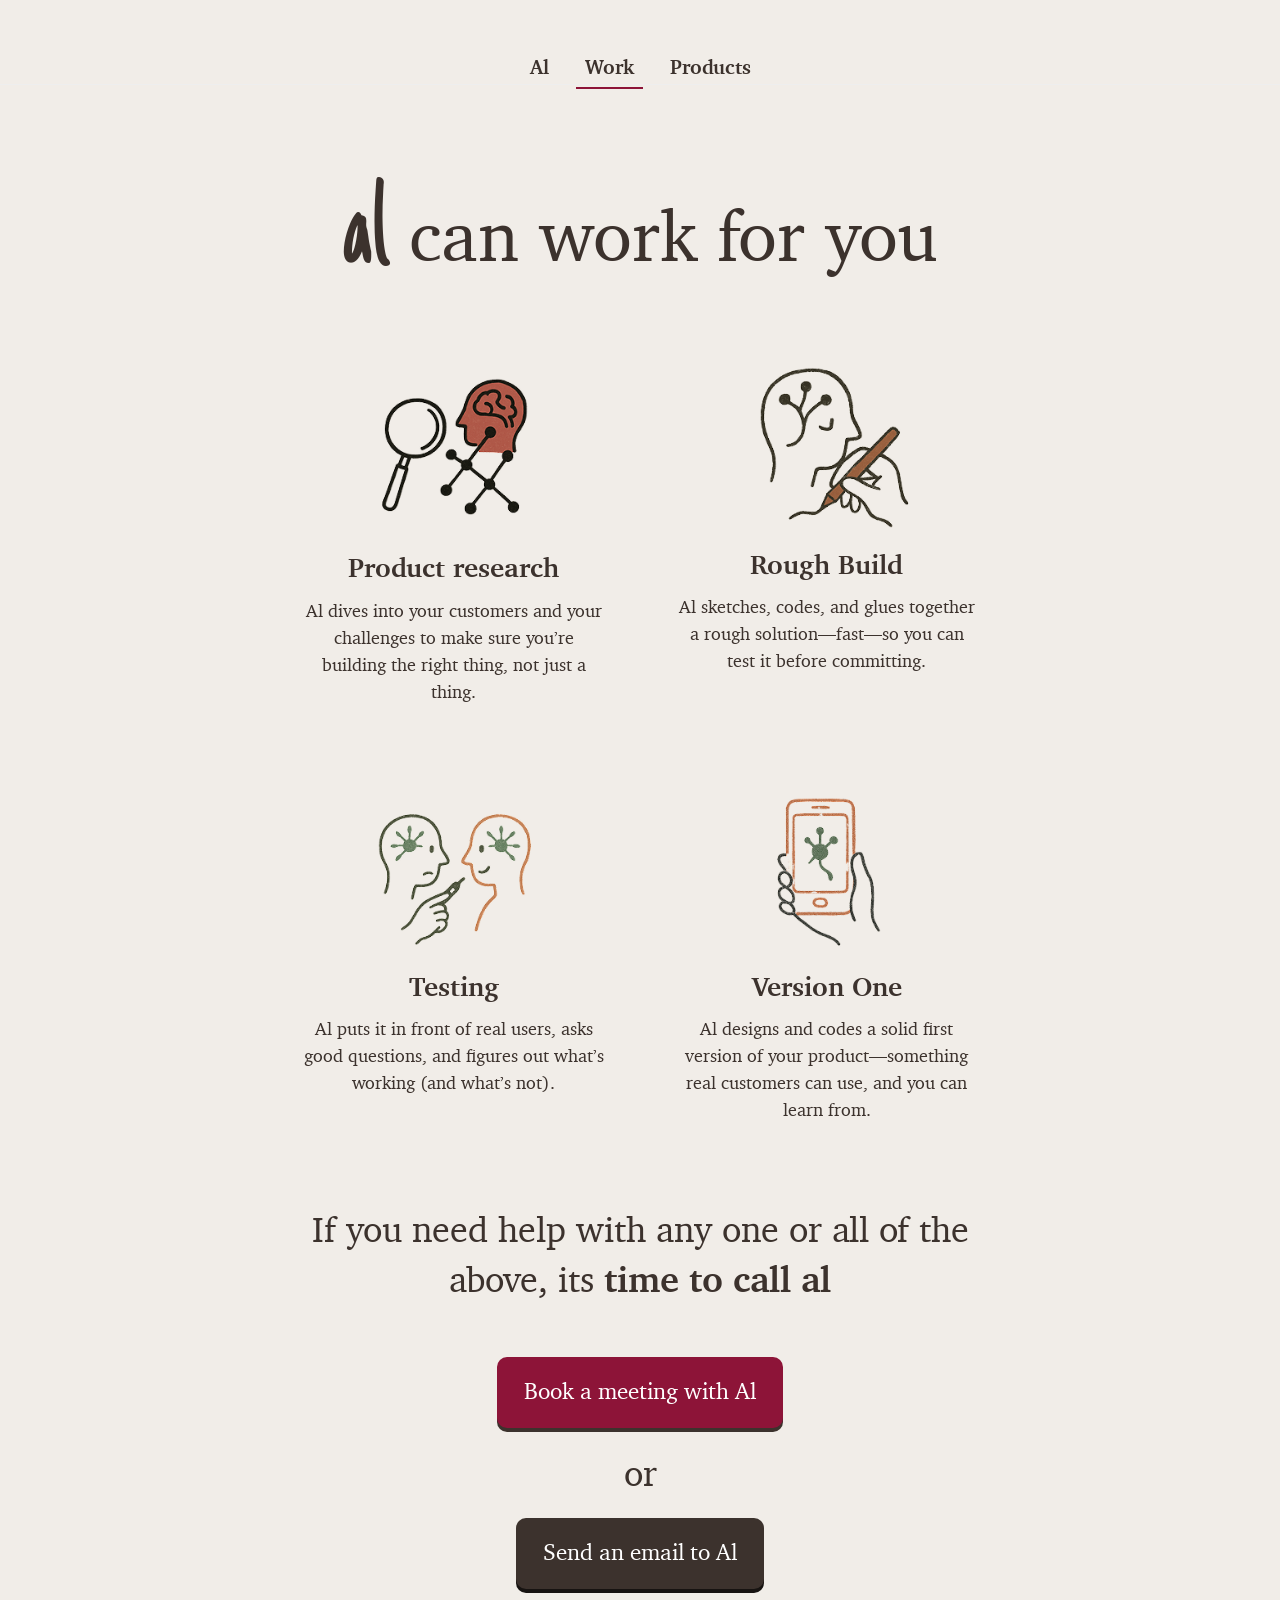
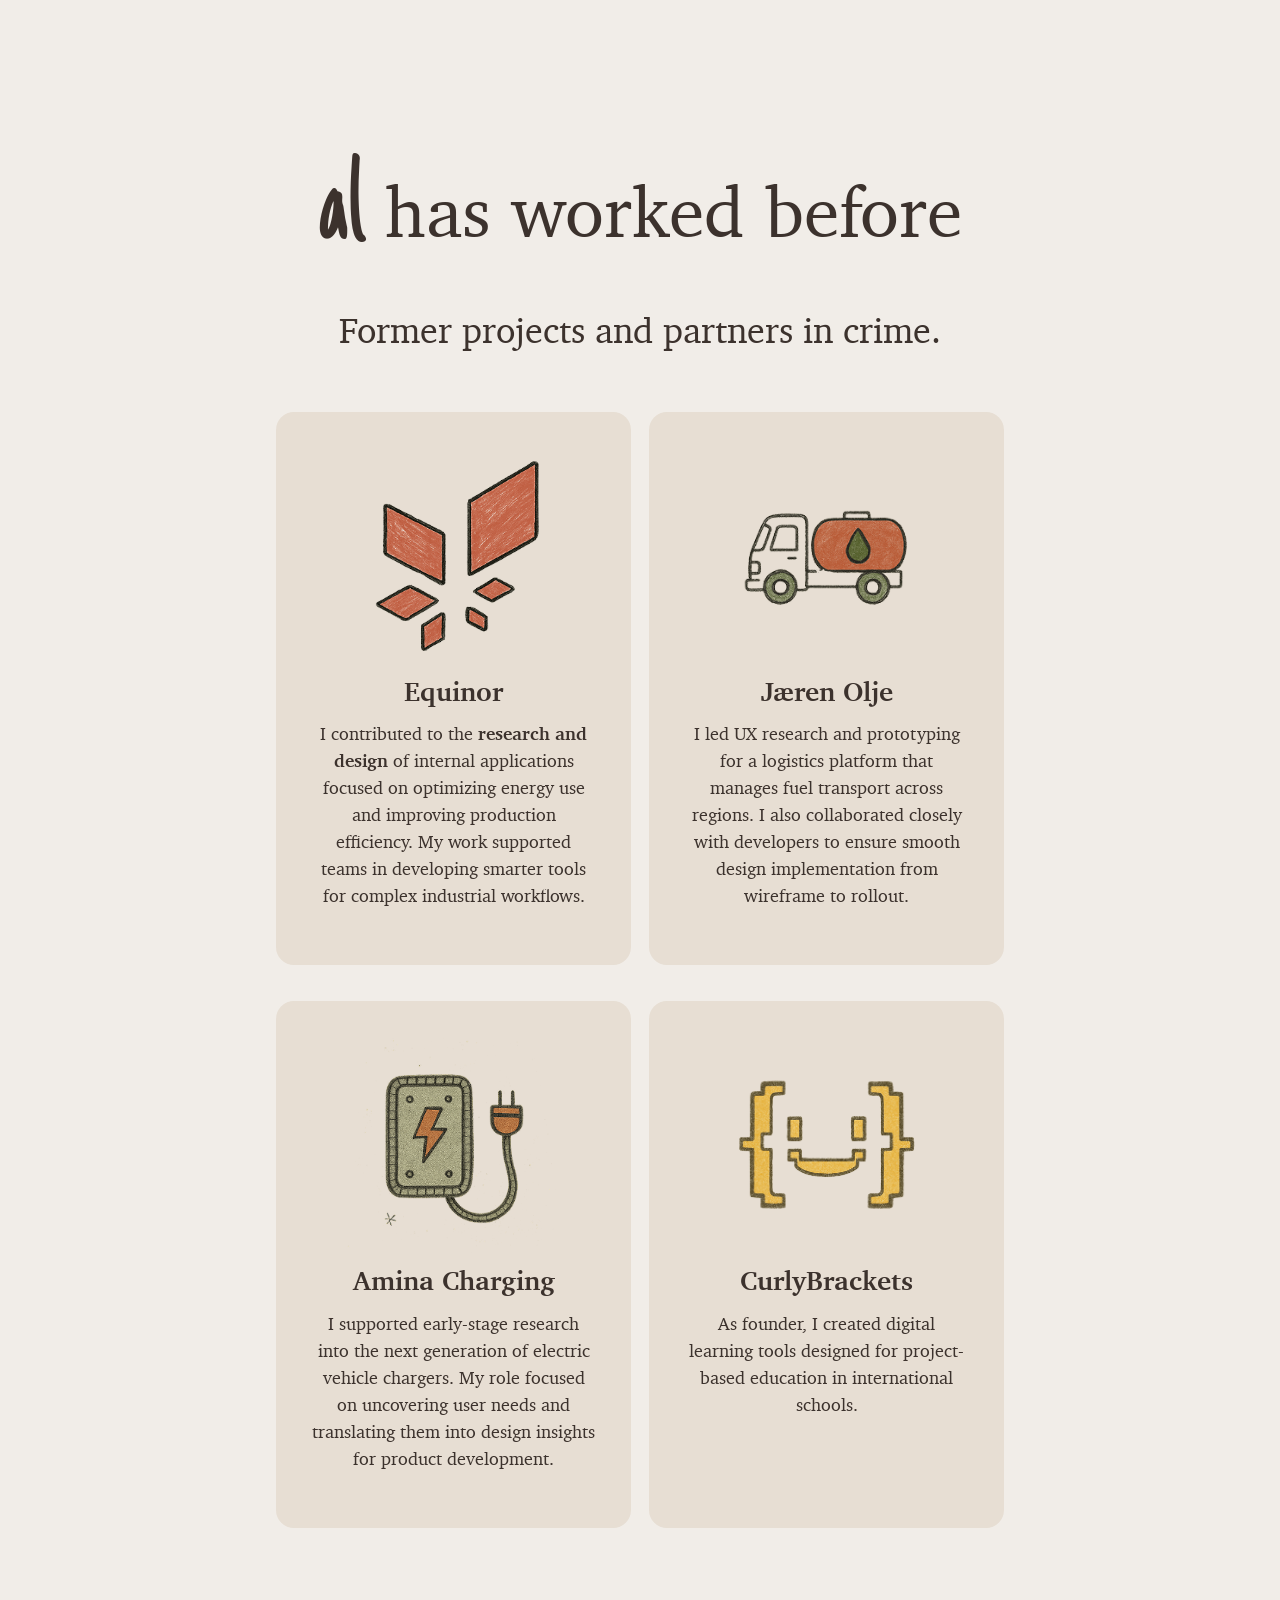
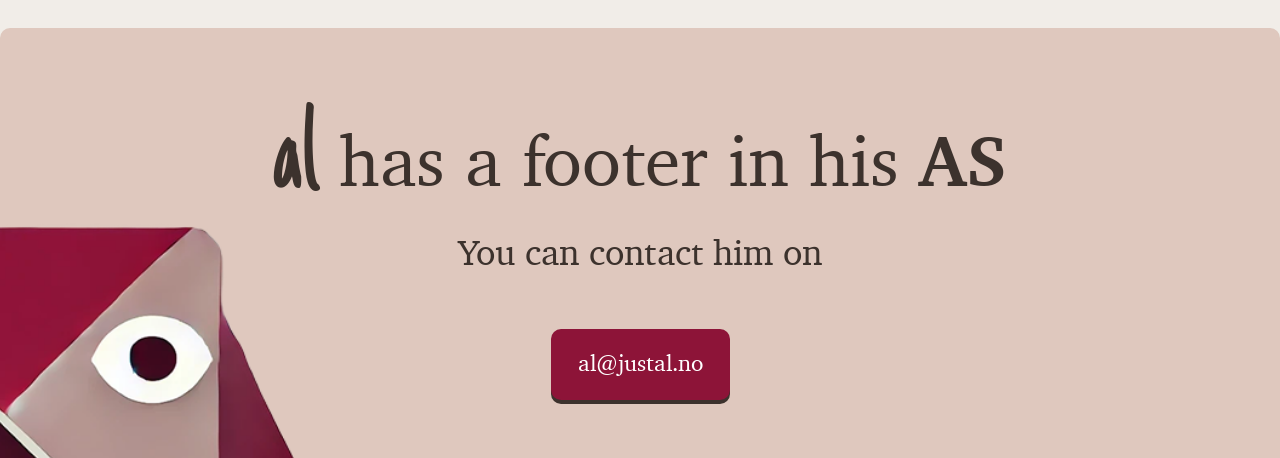
<file: en/work.html>
<!DOCTYPE html>
<html lang="en">
<head>

  <meta charset="UTF-8">
  <meta name="description" content="Need help with UX, design, or product strategy? Al brings clarity, speed, and craft to your ideas.">
  <meta name="viewport" content="width=device-width, initial-scale=1.0">
  <meta name="robots" content="index, follow">
  <link rel="canonical" href="https://justal.no/en/work.html">

  <meta property="og:title" content="Work with Al – UX, Research & Digital Product Help">
  <meta property="og:description" content="Need help with UX, design, or product strategy? Al brings clarity, speed, and craft to your ideas.">
  <meta property="og:url" content="https://justal.no/en/work.html">
  <meta property="og:type" content="website">
  <meta property="og:image" content="https://justal.no/assets/og-image.jpg">

  <meta name="twitter:card" content="summary_large_image">
  <meta name="twitter:title" content="Work with Al – UX, Research & Digital Product Help">
  <meta name="twitter:description" content="Need help with UX, design, or product strategy? Al brings clarity, speed, and craft to your ideas.">
  <meta name="twitter:image" content="https://justal.no/assets/og-image.jpg">

  <link rel="alternate" hreflang="no" href="https://justal.no/no/arbeid.html">
  <link rel="alternate" hreflang="en" href="https://justal.no/en/work.html">


  <link rel="icon" type="image/png" href="/images/favicon-96x96.png" sizes="96x96" />
  <link rel="icon" type="image/svg+xml" href="/images/favicon.svg" />
  <link rel="shortcut icon" href="/images/favicon.ico" />
  <link rel="apple-touch-icon" sizes="180x180" href="/images/apple-touch-icon.png" />

  <link rel="manifest" href="/site.webmanifest">

  <title> Work with Al – UX, Research & Digital Product Help</title>
  
  <!-- CSS -->
  <link href="https://calendar.google.com/calendar/scheduling-button-script.css" rel="stylesheet">
  <link rel="stylesheet" href="/css/variables.css">
  <link rel="stylesheet" href="/css/typography.css">

  <link rel="stylesheet" href="/css/layout.css">
  <link rel="stylesheet" href="/css/components.css">
  <link rel="stylesheet" href="/css/pages.css">

  <link rel="stylesheet" href="/css/style.css">

  <script type="application/ld+json">
    {
      "@context": "https://schema.org",
      "@type": "Organization",
      "name": "Al",
      "url": "https://justal.no/en/work.html",
      "logo": "https://justal.no/images/og-image.jpg",
      "contactPoint": {
        "@type": "ContactPoint",
        "email": "al@justal.no",
        "contactType": "Customer Support",
        "availableLanguage": ["Norwegian", "English"]
      }
    }
  </script>

</head>
<body>

  <a class="skip-to-content" href="#main-content">Skip to main content</a>

  <header role="banner">
    <nav role="navigation" aria-label="Main Navigation">
      <ul>
        <li><a href="/en/index.html" >Al</a></li>
        <li><a href="/en/work.html" class="focused-link">Work</a></li>
        <li><a href="/en/products.html">Products</a></li>
      </ul>
    </nav>
  </header>
  
  <main id="page-content" role="main" tabindex="-1" aria-labelledby="work-title">
    <section aria-labelledby="work-title">
      <div class="container">
        
        <h1 id="work-title" class="mixed-header">
          <span class="brand-al">al</span>  can work for you 
        </h1>

        <div class="flex-container">
          
          <div class="service-container">
            <img 
              class="service-image" 
              src="/images/reseraching-an-idea.png" 
              alt="Illustration showing investigating and connecting the dots"
            />
            <h3>
              Product research
            </h3>
            <p>
              Al dives into your customers and your challenges to make sure you’re building the right thing, not just a thing.
            </p>
          
          </div>

          <div class="service-container">
            <img 
              class="service-image" 
              src="/images/sketching-an-idea.png" 
              alt="Illustration showing investigating and connecting the dots"
            />
            <h3>
              Rough Build
            </h3>
            <p>
              Al sketches, codes, and glues together a rough solution—fast—so you can test it before committing.
            </p>
          </div>

        </div>

        <div class="flex-container">
          <div class="service-container">
            <img 
              class="service-image" 
              src="/images/testing-an-idea.png" 
              alt="Illustration showing investigating and connecting the dots"
            />
            <h3>
              Testing
            </h3>
            <p>
              Al puts it in front of real users, asks good questions, and figures out what’s working (and what’s not).
            </p>
          
          </div>

          <div class="service-container">
            <img 
              class="service-image" 
              src="/images/creating-a-working-product.png" 
              alt="Illustration showing investigating and connecting the dots"
            />
            <h3>
              Version One
            </h3>
            <p>
              Al designs and codes a solid first version of your product—something real customers can use, and you can learn from.
            </p>
          </div>
        </div>

        <p class="promo-text centered-text space-above">If you need help with any one or all of the above, its <b>time to call al</b></p>
            <div class="centered">
              <a href="/en/book.html" class="btn contact-al">
                Book a meeting with Al
              </a>
              <p class=" promo-text centered-text" style="margin: 1rem;;">or</p>
              <a href="mailto:al@justal.no" class="secondary-button contact-al">
                Send an email to Al
              </a>

              
          </div>
      </section>
      <section aria-labelledby="past-work-title">
        <div class="container">

          <h2 id="past-work-title" class="mixed-header">
            <span class="brand-al">al</span> has worked before
          </h2>
          <p class="promo-text centered-text">
            Former projects and partners in crime.
          </p>


          <div class="flex-container">
            <div class="promo-box-small" role="region" aria-labelledby="promo-box-title">
              <h3 id="promo-box-title" class="sr-only">Al’s Offer</h3>
              <img 
                class="project-image" 
                src="/images/equinor.png" 
                alt="An illustration showing the logo of Equinor - norwegian energy company"
              />
              <h3>
                Equinor
              </h3>
              <p class="">
                I contributed to the <b>research and design</b> of internal applications focused on optimizing energy use and improving production efficiency. My work supported teams in developing smarter tools for complex industrial workflows.
              </p>
            </div>
  
            <div class="promo-box-small" role="region" aria-labelledby="promo-box-title">
              <h3 id="promo-box-title" class="sr-only">Al’s Offer</h3>
              <img 
                class="project-image" 
                src="/images/JO.png" 
                alt="An illustration showing the logo of Equinor - norwegian energy company"
              />
              <h3>
                Jæren Olje
              </h3>
              <p class="">
                I led UX research and prototyping for a logistics platform that manages fuel transport across regions. I also collaborated closely with developers to ensure smooth design implementation from wireframe to rollout.
              </p>
            </div>

            </div>

            <div class="flex-container">
              <div class="promo-box-small" role="region" aria-labelledby="promo-box-title">
                <h3 id="promo-box-title" class="sr-only">Al’s Offer</h3>
                <img 
                  class="project-image" 
                  src="/images/amina.png" 
                  alt="An illustration showing the logo of Equinor - norwegian energy company"
                />
                <h3>
                  Amina Charging
                </h3>
                <p class="">
                  I supported early-stage research into the next generation of electric vehicle chargers. My role focused on uncovering user needs and translating them into design insights for product development.
                </p>
              </div>
    
              <div class="promo-box-small" role="region" aria-labelledby="promo-box-title">
                <h3 id="promo-box-title" class="sr-only">Al’s Offer</h3>
                <img 
                  class="project-image" 
                  src="/images/curlybrackets.png" 
                  alt="An illustration showing the logo of Equinor - norwegian energy company"
                />
                <h3>
                  CurlyBrackets
                </h3>
                <p class="">
                  As founder, I created digital learning tools designed for project-based education in international schools.
                </p>
              </div>
          </div>
          
        </div>
      </section>

    </div>
  </main>
    
  <footer role="contentinfo" aria-labelledby="footer-heading">
    <h2 id="footer-heading" class="mixed-header" style="margin-bottom: 0">
      <span class="brand-al">al</span> has a footer in his <span class="regular-font"> AS</span>
    </h2>
    <p class="promo-text centered-text">You can contact him on</p>
    <a href="mailto:al@justal.no" class="btn check-out-koolektivet">
      al@justal.no
    </a>
    
  
    <!-- footer image -->
    <img 
      class="footer-image" 
      src="/images/als-face.png" 
      alt="Stylized illustration of Al, appearing as a footer accent"
/>
  </footer>


  <script src="https://calendar.google.com/calendar/scheduling-button-script.js" async></script>
</body>
</html>
</file>
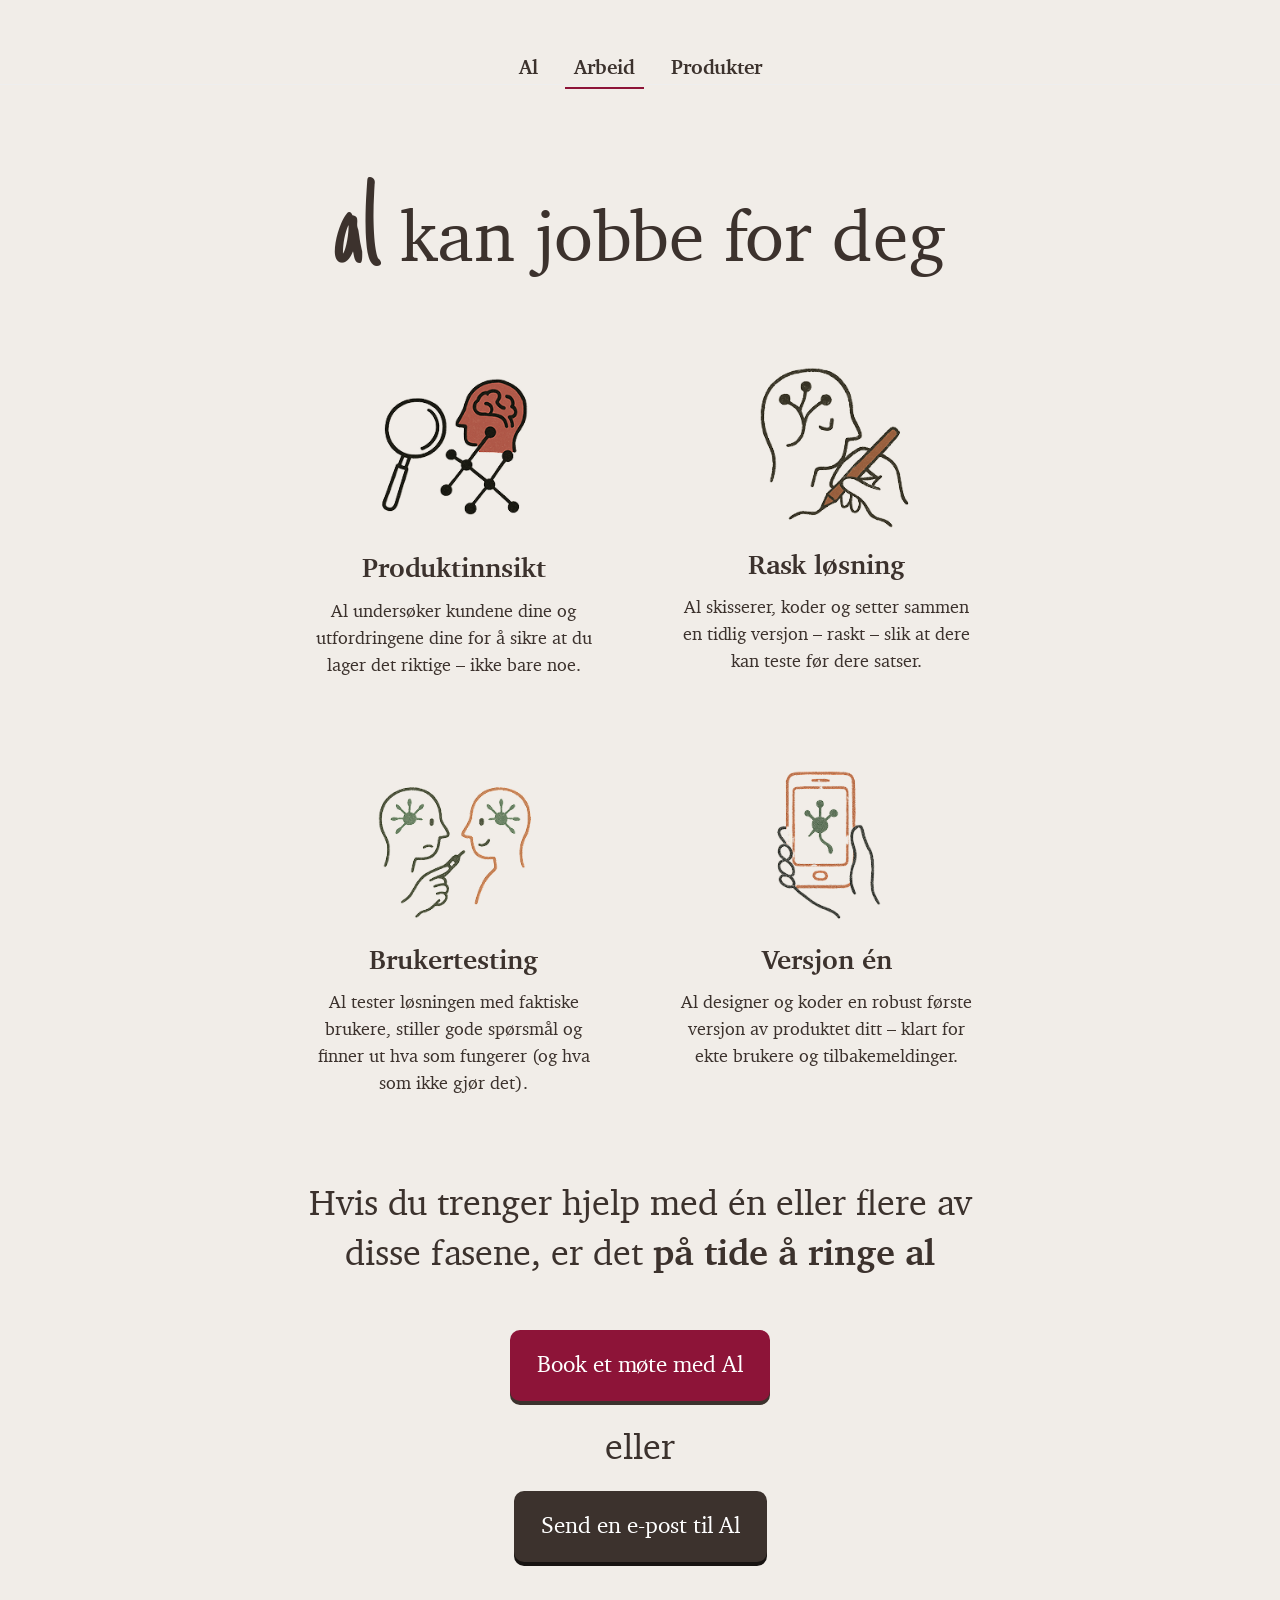
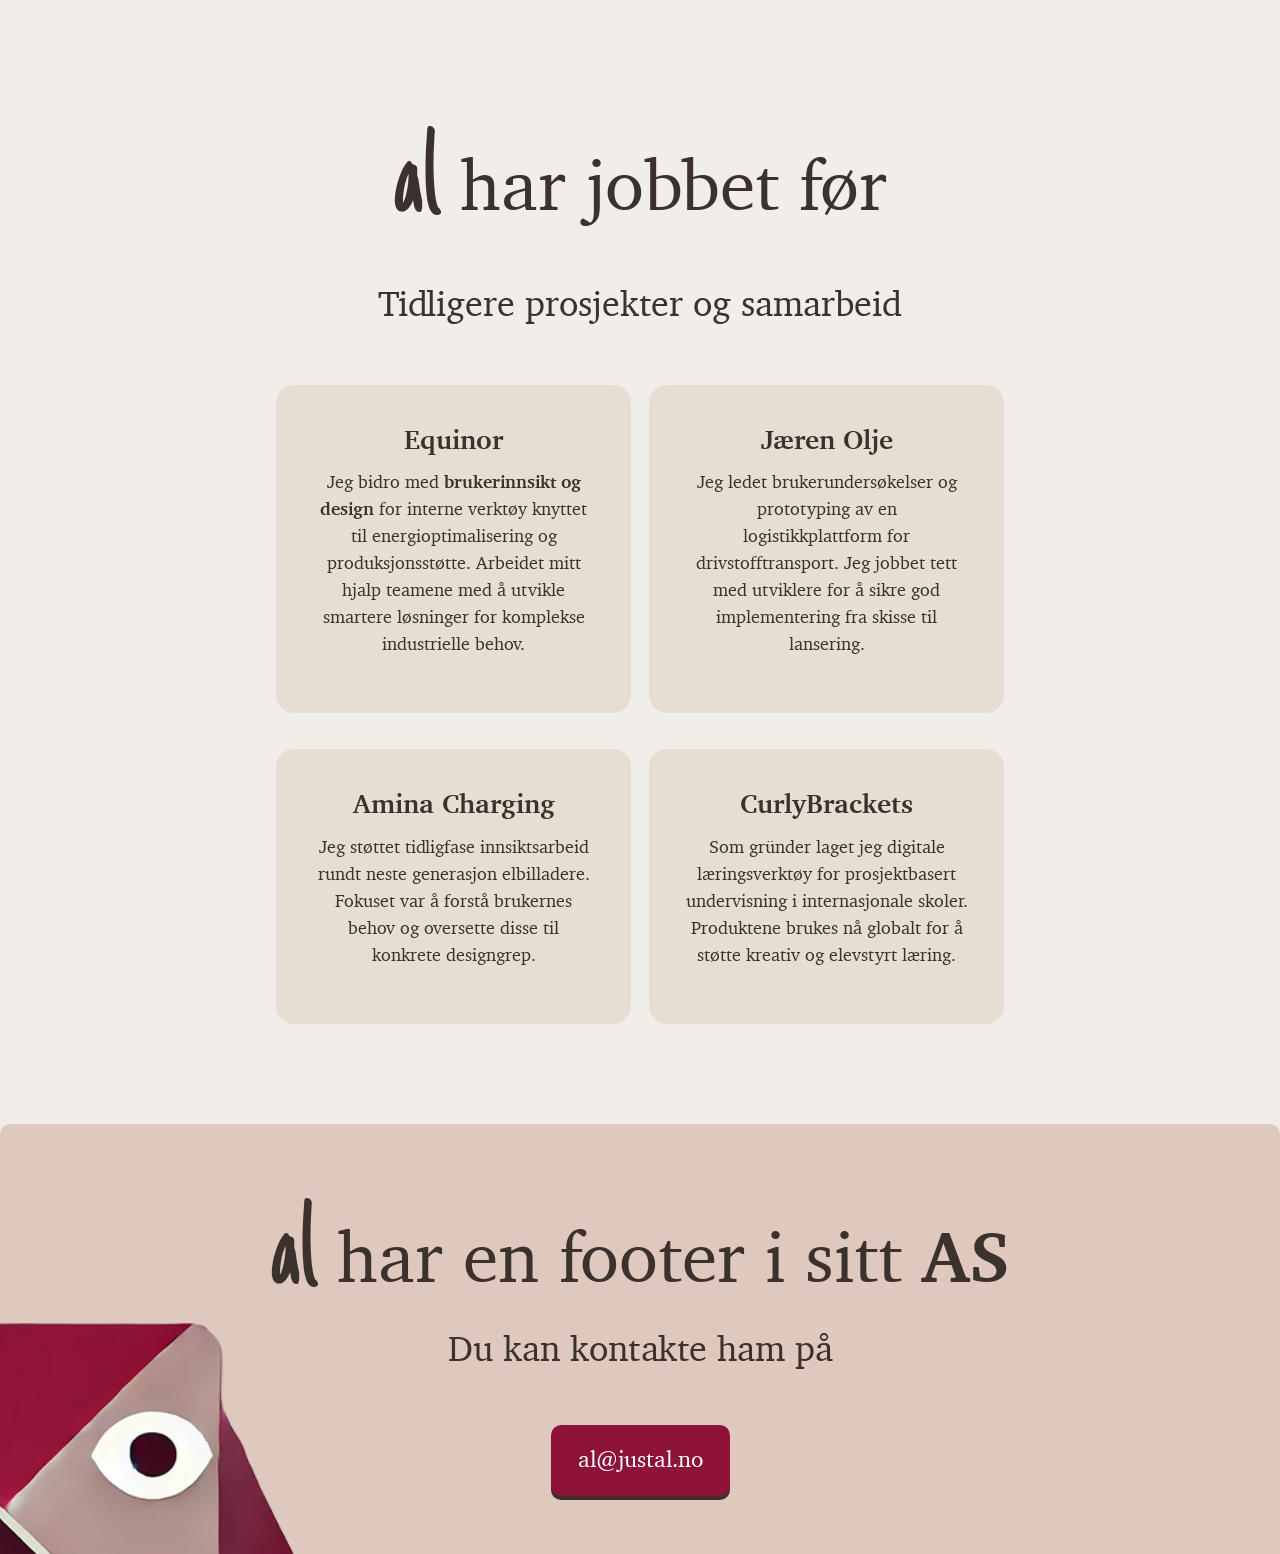
<file: no/arbeid.html>
<!DOCTYPE html>
<html lang="no">
<head>

  <meta charset="UTF-8">
  <meta name="description" content="Trenger du hjelp med UX, design eller produktstrategi? Al bringer klarhet, hastighet og håndverk til ideene dine.">
  <meta name="viewport" content="width=device-width, initial-scale=1.0">
  <meta name="robots" content="index, follow">
  <link rel="canonical" href="https://justal.no/about.html">

  <link rel="icon" type="image/png" href="/images/favicon-96x96.png" sizes="96x96" />
  <link rel="icon" type="image/svg+xml" href="/images/favicon.svg" />
  <link rel="shortcut icon" href="/images/favicon.ico" />
  <link rel="apple-touch-icon" sizes="180x180" href="/images/apple-touch-icon.png" />

  <link rel="manifest" href="/site.webmanifest">

  <title> Arbeid med Al – UX, Forskning & Digital Produkt Hjelp</title>
  
  <!-- CSS -->
  <link href="https://calendar.google.com/calendar/scheduling-button-script.css" rel="stylesheet">
  <link rel="stylesheet" href="/css/variables.css">
  <link rel="stylesheet" href="/css/typography.css">

  <link rel="stylesheet" href="/css/layout.css">
  <link rel="stylesheet" href="/css/components.css">
  <link rel="stylesheet" href="/css/pages.css">

  <link rel="stylesheet" href="/css/style.css">

  <script type="application/ld+json">
    {
      "@context": "https://schema.org",
      "@type": "Organization",
      "name": "Al",
      "url": "https://justal.no/no/arbeid.html",
      "logo": "https://justal.no/images/og-image.jpg",
      "contactPoint": {
        "@type": "ContactPoint",
        "email": "al@justal.no",
        "contactType": "Customer Support",
        "availableLanguage": ["Norwegian", "English"]
      }
    }
</script>

</head>
<body>

  <a class="skip-to-content" href="#main-content">Hopp til hovedinnhold</a>

  <header role="banner">
    <nav role="navigation" aria-label="Hovednavigasjon">
      <ul>
        <li><a href="/no/index.html" >Al</a></li>
        <li><a href="/no/arbeid.html" class="focused-link">Arbeid</a></li>
        <li><a href="/no/produkter.html">Produkter</a></li>
      </ul>
    </nav>
  </header>
  
  <main id="page-content" role="main" tabindex="-1" aria-labelledby="work with al">
    <section aria-labelledby="section-title">
      <div class="container">
        
        <h1 id="section-title" class="mixed-header">
          <span class="brand-al">al</span> kan jobbe for deg 
        </h1>

        <div class="flex-container">
          
          <div class="service-container">
            <img 
              class="service-image" 
              src="/images/reseraching-an-idea.png" 
              alt="Illustrasjon som viser å undersøke og koble sammen punkter"
            />
            <h3>
              Produktinnsikt
            </h3>
            <p>
              Al undersøker kundene dine og utfordringene dine for å sikre at du lager det riktige – ikke bare noe.
            </p>
          
          </div>

          <div class="service-container">
            <img 
              class="service-image" 
              src="/images/sketching-an-idea.png" 
              alt="Illustrasjon som viser å undersøke og koble sammen punkter"
            />
            <h3>
              Rask løsning
            </h3>
            <p>
              Al skisserer, koder og setter sammen en tidlig versjon – raskt – slik at dere kan teste før dere satser.
            </p>
          </div>

        </div>

        <div class="flex-container">
          <div class="service-container">
            <img 
              class="service-image" 
              src="/images/testing-an-idea.png" 
              alt="Illustrasjon som viser å undersøke og koble sammen punkter"
            />
            <h3>
              Brukertesting
            </h3>
            <p>
              Al tester løsningen med faktiske brukere, stiller gode spørsmål og finner ut hva som fungerer (og hva som ikke gjør det).
            </p>
          
          </div>

          <div class="service-container">
            <img 
              class="service-image" 
              src="/images/creating-a-working-product.png" 
              alt="Illustrasjon som viser å undersøke og koble sammen punkter"
            />
            <h3>
              Versjon én
            </h3>
            <p>
              Al designer og koder en robust første versjon av produktet ditt – klart for ekte brukere og tilbakemeldinger.
            </p>
          </div>
        </div>

        <p class="promo-text centered-text space-above">Hvis du trenger hjelp med én eller flere av disse fasene, er det <b>på tide å ringe al</b></p>
            <div class="centered">
              <a href="/no/bestill.html" class="btn contact-al">
                Book et møte med Al
              </a>
              <p class=" promo-text centered-text" style="margin: 1rem;">eller</p>
              <a href="mailto:al@justal.no" class="secondary-button contact-al">
                Send en e-post til Al
              </a>

              
          </div>
      </section>
      <section aria-labelledby="als previous cooperations">
        <div class="container">

          <h2 id="section-title" class="mixed-header">
            <span class="brand-al">al</span> har jobbet før
          </h2>
          <p class="promo-text centered-text">
            Tidligere prosjekter og samarbeid
          </p>


          <div class="flex-container">
            <div class="promo-box-small" role="region" aria-labelledby="promo-box-title">
              <h3 id="promo-box-title" class="sr-only">Al’s Tilbud</h3>
          
              <h3>
                Equinor
              </h3>
              <p class="">
                Jeg bidro med <b>brukerinnsikt og design</b> for interne verktøy knyttet til energioptimalisering og produksjonsstøtte. Arbeidet mitt hjalp teamene med å utvikle smartere løsninger for komplekse industrielle behov.
              </p>
          
            </div>
  
            <div class="promo-box-small" role="region" aria-labelledby="promo-box-title">
              <h3 id="promo-box-title" class="sr-only">Al’s Tilbud</h3>
          
              <h3>
                Jæren Olje
              </h3>
              <p class="">
                Jeg ledet brukerundersøkelser og prototyping av en logistikkplattform for drivstofftransport. Jeg jobbet tett med utviklere for å sikre god implementering fra skisse til lansering.
              </p>
          
            </div>

            </div>

            <div class="flex-container">
              <div class="promo-box-small" role="region" aria-labelledby="promo-box-title">
                <h3 id="promo-box-title" class="sr-only">Al’s Tilbud</h3>
            
                <h3>
                  Amina Charging
                </h3>
                <p class="">
                  Jeg støttet tidligfase innsiktsarbeid rundt neste generasjon elbilladere. Fokuset var å forstå brukernes behov og oversette disse til konkrete designgrep.
                </p>
            
              </div>
    
              <div class="promo-box-small" role="region" aria-labelledby="promo-box-title">
                <h3 id="promo-box-title" class="sr-only">Al’s Tilbud</h3>
            
                <h3>
                  CurlyBrackets
                </h3>
                <p class="">
                  Som gründer laget jeg digitale læringsverktøy for prosjektbasert undervisning i internasjonale skoler. Produktene brukes nå globalt for å støtte kreativ og elevstyrt læring.
                </p>
            
              </div>
          </div>
          
          
         
            

          </div>
          
        </div>
      </section>


    </div>
  </main>
    
  <footer role="contentinfo">
    <h2 id="section-title" class="mixed-header" style="margin-bottom: 0">
      <span class="brand-al">al</span> har en footer i sitt <span class="regular-font">AS</span>
    </h2>
    <p class="promo-text centered-text">Du kan kontakte ham på</p>
    <a href="mailto:al@justal.no" class="btn check-out-koolektivet">
      al@justal.no
    </a>
    
  
    <img 
      class="footer-image" 
      src="/images/als-face.png" 
      alt="Illustrasjon som viser at denne siden er et minimum viable produkt"
    />
  </footer>


  <script src="https://calendar.google.com/calendar/scheduling-button-script.js" async></script>
</body>
</html>
</file>
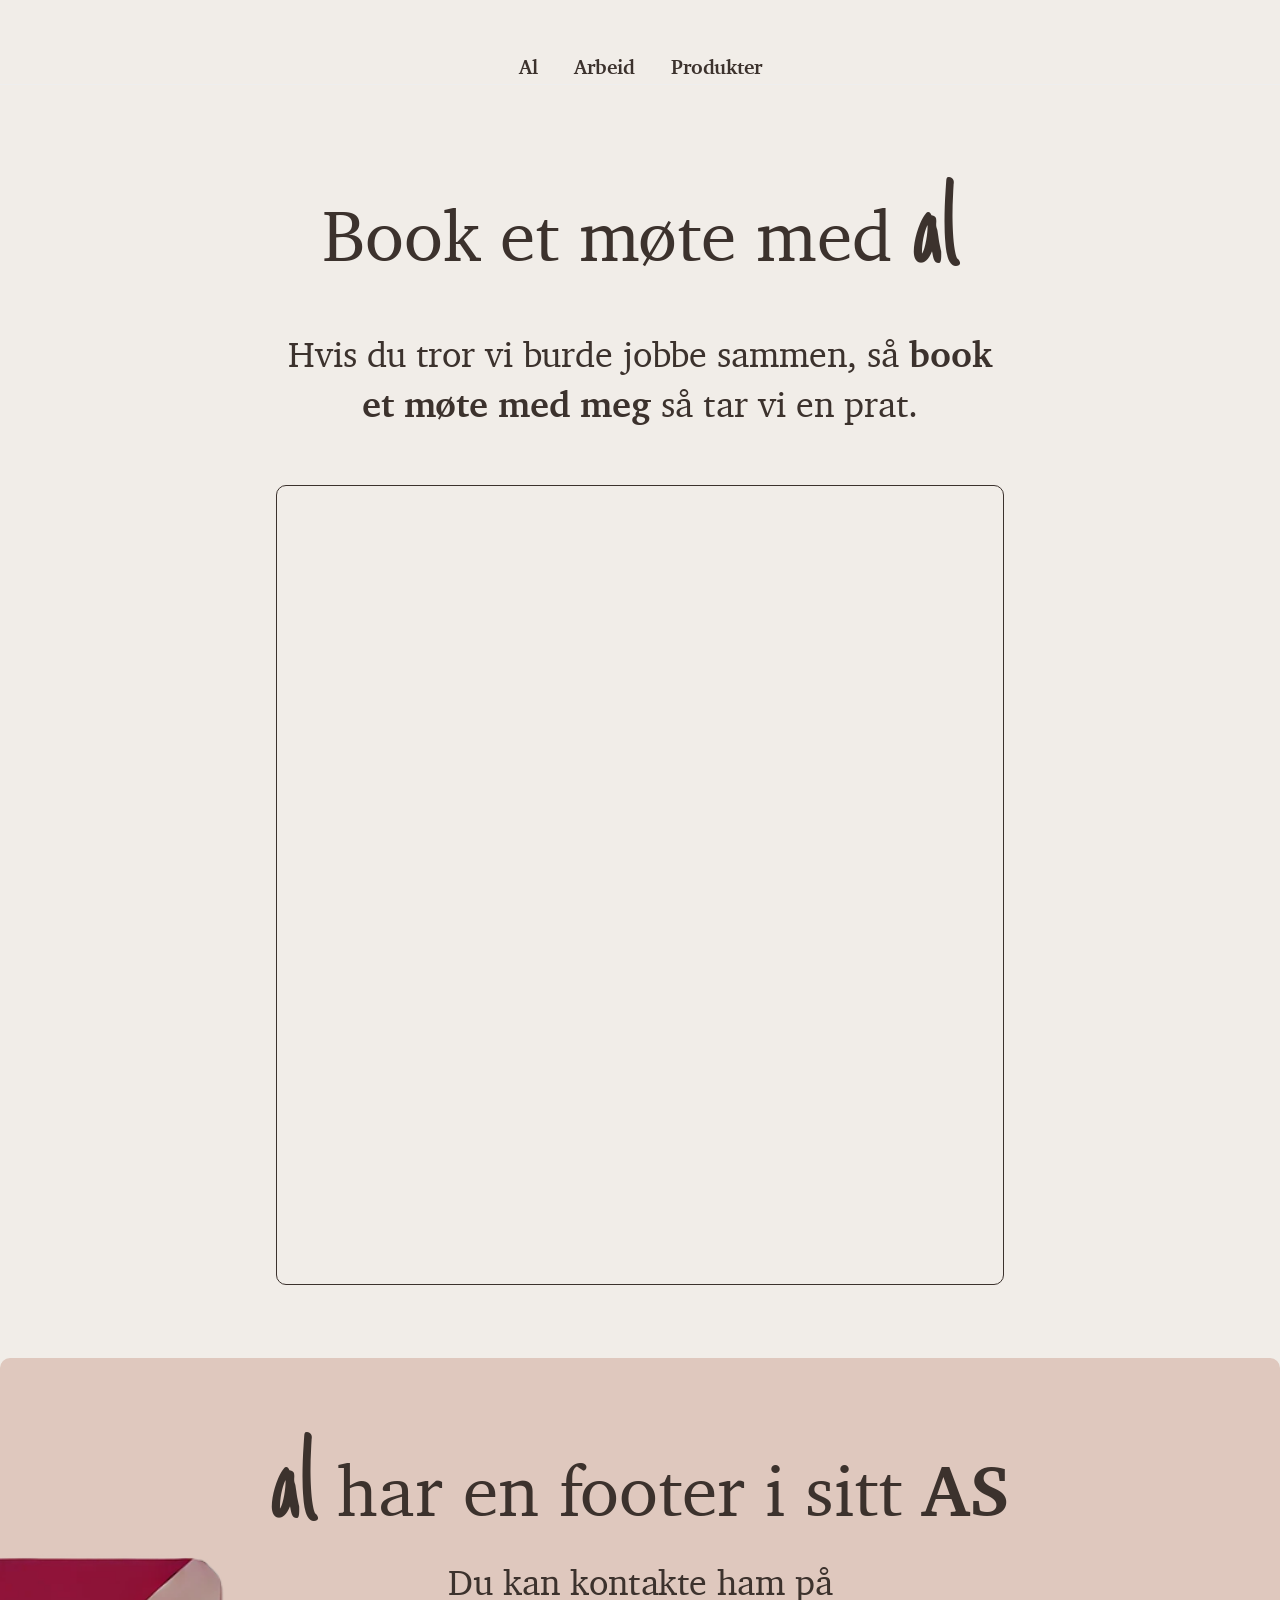
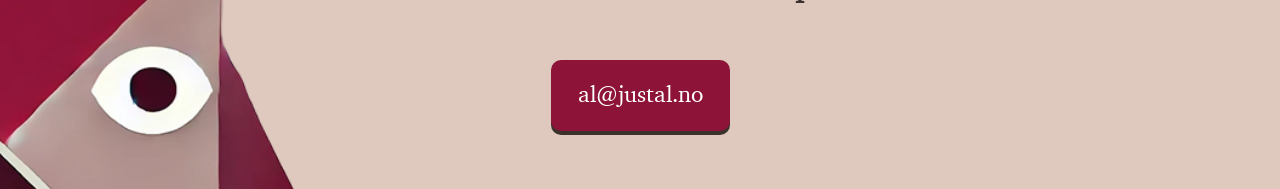
<file: no/bestill.html>
<!DOCTYPE html>
<html lang="en">
<head>
  <meta charset="UTF-8">
  <meta name="description" content="Book et møte med Al for å snakke om design, forskning eller samarbeid.">
  <meta name="viewport" content="width=device-width, initial-scale=1.0">
  <meta name="robots" content="index, follow">
  <link rel="canonical" href="https://justal.no/no/bestill.html">

  <meta property="og:title" content="Book et Møte – Al">
  <meta property="og:description" content="Book et møte med Al for å utforske produktdesign, UX eller muligheter for samarbeid.">
  <meta property="og:url" content="https://justal.no/no/bestill.html">
  <meta property="og:type" content="website">
  <meta property="og:image" content="https://justal.no/assets/og-image.jpg">

  <meta name="twitter:card" content="summary_large_image">
  <meta name="twitter:title" content="Book et Møte – Al">
  <meta name="twitter:description" content="Book et møte med Al for å utforske produktdesign, UX eller muligheter for samarbeid.">
  <meta name="twitter:image" content="https://justal.no/assets/og-image.jpg">

  <link rel="icon" type="image/png" href="/images/favicon-96x96.png" sizes="96x96" />
  <link rel="icon" type="image/svg+xml" href="/images/favicon.svg" />
  <link rel="shortcut icon" href="/images/favicon.ico" />
  <link rel="apple-touch-icon" sizes="180x180" href="/images/apple-touch-icon.png" />

  <link rel="manifest" href="/site.webmanifest">
  
  <title>Book et Møte – Al</title>

  <!-- Main CSS -->
  <link href="https://calendar.google.com/calendar/scheduling-button-script.css" rel="stylesheet">
  <link rel="stylesheet" href="/css/variables.css">
  <link rel="stylesheet" href="/css/typography.css">

  <link rel="stylesheet" href="/css/layout.css">
  <link rel="stylesheet" href="/css/components.css">
  <link rel="stylesheet" href="/css/pages.css">

  <link rel="stylesheet" href="/css/style.css">

  <script type="application/ld+json">
    {
      "@context": "https://schema.org",
      "@type": "Organization",
      "name": "Al",
      "url": "https://justal.no/no/bestill.html",
      "logo": "https://justal.no/images/og-image.jpg",
      "contactPoint": {
        "@type": "ContactPoint",
        "email": "al@justal.no",
        "contactType": "Customer Support",
        "availableLanguage": ["Norwegian", "English"]
      }
    }
</script>

</head>
<body>
  <a class="skip-to-content" href="#page-content">Hopp til hovedinnhold</a>
  
  <header role="banner">
    <nav role="navigation" aria-label="Hovednavigasjon">
      <ul>
        <li><a href="/no/index.html">Al</a></li>
        <li><a href="/no/arbeid.html">Arbeid</a></li>
        <li><a href="/no/produkter.html">Produkter</a></li>
      </ul>
    </nav>
  </header>
  
  <main id="page-content" role="main" tabindex="-1" aria-labelledby="book-page-title">
    
    <section aria-labelledby="section-title">
      <div class="container">
        <h1 id="book-page-title" class="mixed-header">
          Book et møte med <span class="brand-al">al</span>
        </h1>

        <p class="promo-text centered-text">
            Hvis du tror vi burde jobbe sammen, så <b>book et møte med meg</b> så tar vi en prat.
        </p>

        <!-- Google Calendar Appointment Scheduling begin -->
            <iframe src="https://calendar.google.com/calendar/appointments/schedules/AcZssZ1MiQHjVkEFcLgTetn2YNDhRHQVwiCEYP7TpI-PonQcsxfyrCQ-SrEFOuPtq6KyJagvr5LpHLox?gv=true" 
            style="border: 1px solid; border-radius: 10px; padding: 2rem;" width="100%" 
            height="800" 
            frameborder="0"></iframe>
        <!-- end Google Calendar Appointment Scheduling -->
        </div>

    </section>

  </main>

  <footer role="contentinfo" aria-labelledby="footer-heading">
    <h2 id="footer-heading" class="mixed-header" style="margin-bottom: 0">
      <span class="brand-al">al</span> har en footer i sitt <span class="regular-font">AS</span>
    </h2>
    <p class="promo-text centered-text">Du kan kontakte ham på</p>
    <a href="mailto:al@justal.no" class="btn check-out-koolektivet">
      al@justal.no
    </a>
    
    <!-- footer image -->
    <img 
      class="footer-image" 
      src="/images/als-face.png" 
      alt="Illustrasjon av Al brukt som visuell avslutning nederst på siden"
/>
  </footer>

</body>
</html>
</file>
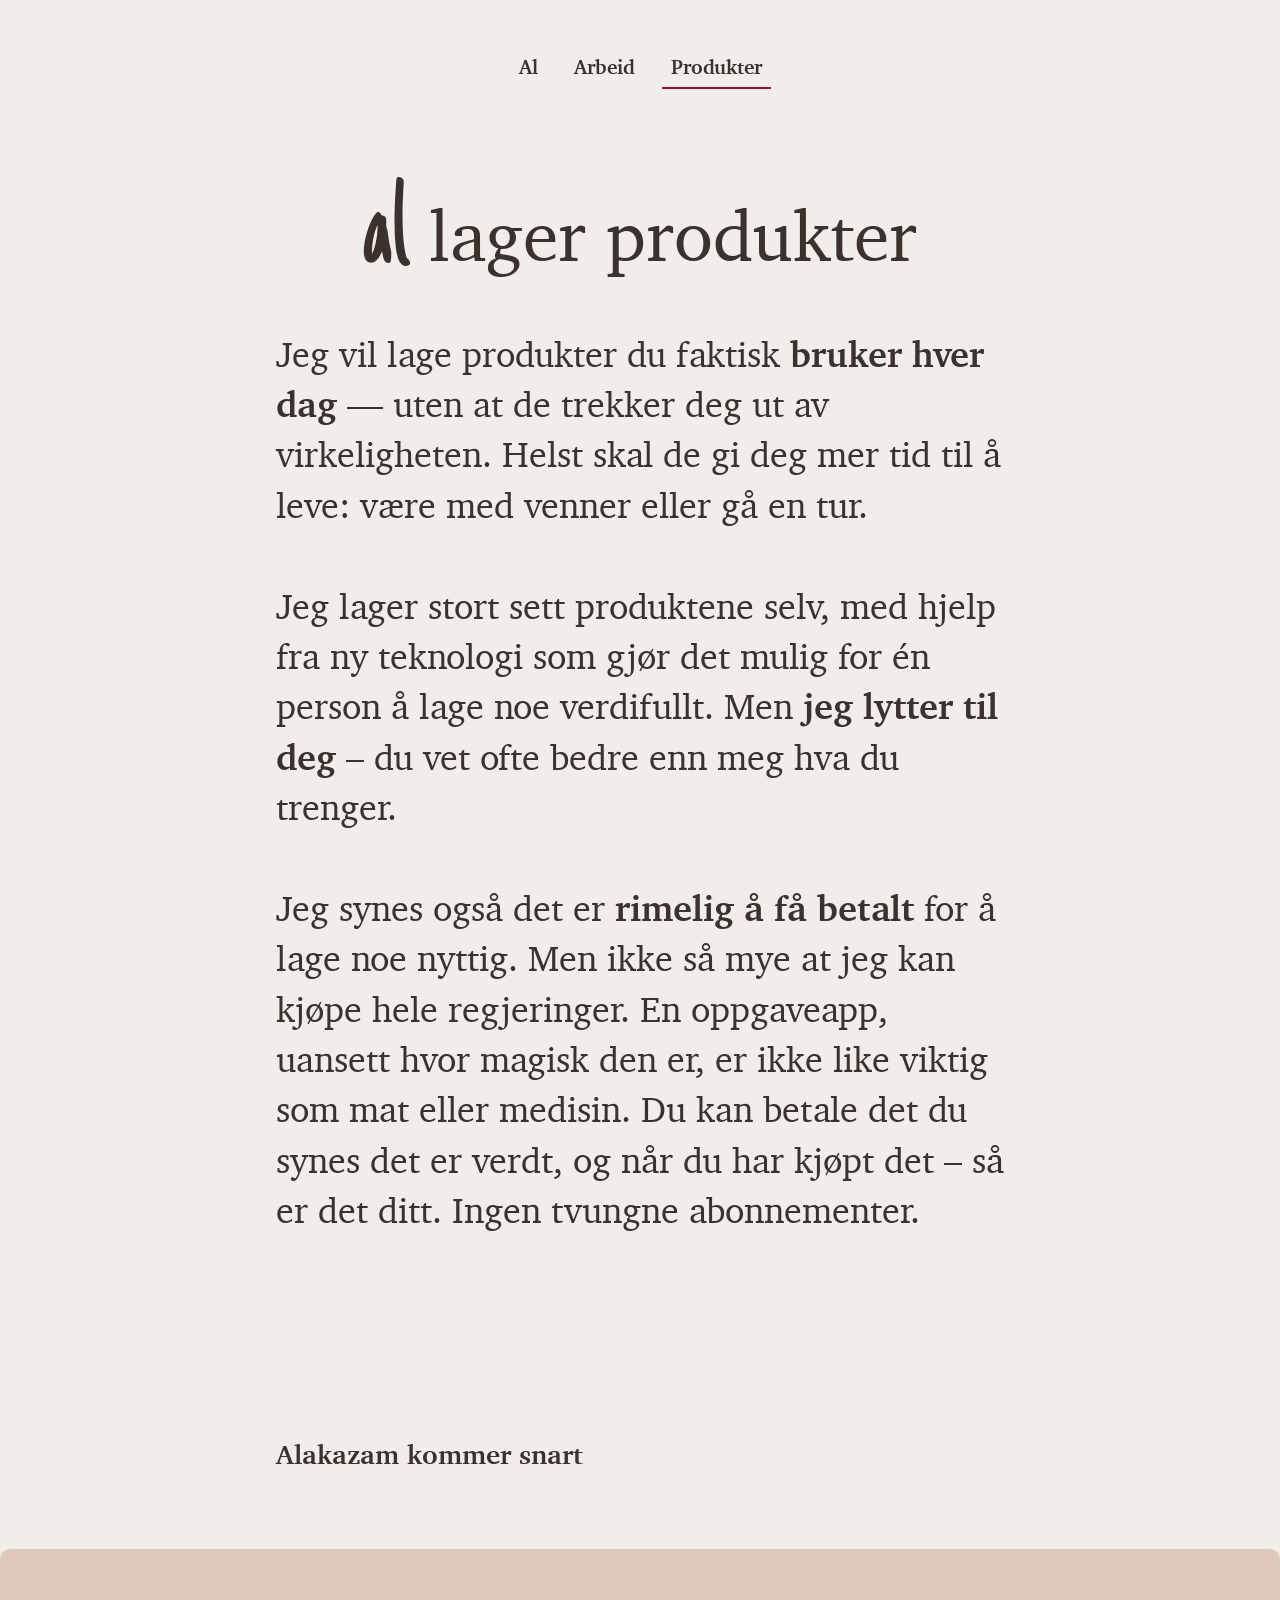
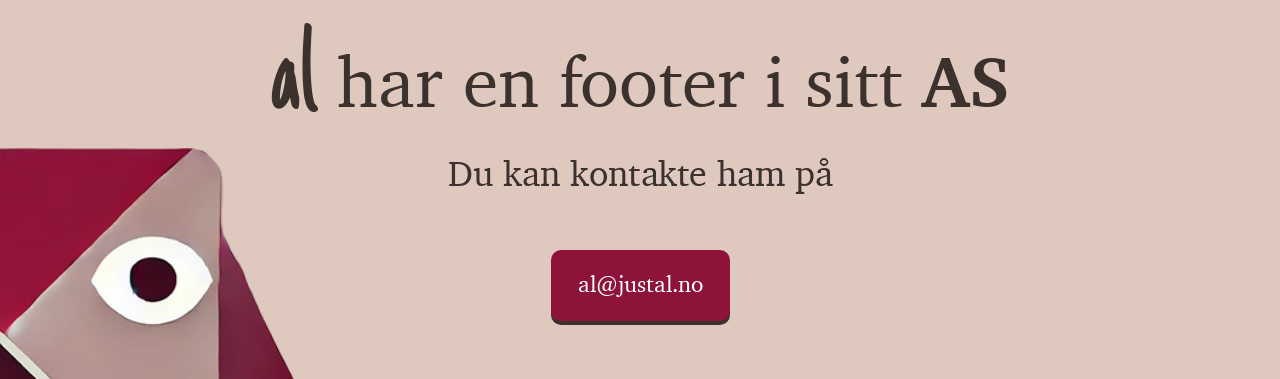
<file: no/produkter.html>
<!DOCTYPE html>
<html lang="no">
<head>
  <meta charset="UTF-8">
  <meta name="description" content="Et utvalg håndlagde digitale produkter laget av Al – verktøy for tenkning, læring og bygging.">
  <meta name="viewport" content="width=device-width, initial-scale=1.0">
  <meta name="robots" content="index, follow">
  <link rel="canonical" href="https://justal.no/no/produkter.html">
  <title>Als Produkter – Gjennomtenkte Verktøy for Folk</title>

  <meta property="og:title" content="Als Produkter – Gjennomtenkte Verktøy for Folk">
  <meta property="og:description" content="Et utvalg håndlagde digitale produkter laget av Al – verktøy for tenkning, læring og bygging.">
  <meta property="og:url" content="https://justal.no/no/produkter.html">
  <meta property="og:type" content="website">
  <meta property="og:image" content="https://justal.no/assets/og-image.jpg">

  <meta name="twitter:card" content="summary_large_image">
  <meta name="twitter:title" content="Als Produkter – Gjennomtenkte Verktøy for Folk">
  <meta name="twitter:description" content="Et utvalg håndlagde digitale produkter laget av Al – verktøy for tenkning, læring og bygging.">
  <meta name="twitter:image" content="https://justal.no/assets/og-image.jpg">

  <link rel="icon" type="image/png" href="/images/favicon-96x96.png" sizes="96x96" />
  <link rel="icon" type="image/svg+xml" href="/images/favicon.svg" />
  <link rel="shortcut icon" href="/images/favicon.ico" />
  <link rel="apple-touch-icon" sizes="180x180" href="/images/apple-touch-icon.png" />
  
  <link rel="manifest" href="/site.webmanifest">

  <script type="application/ld+json">
    {
      "@context": "https://schema.org",
      "@type": "Organization",
      "name": "Al",
      "url": "https://justal.no/no/produkter.html",
      "logo": "https://justal.no/images/og-image.jpg",
      "contactPoint": {
        "@type": "ContactPoint",
        "email": "al@justal.no",
        "contactType": "Customer Support",
        "availableLanguage": ["Norwegian", "English"]
      }
    }
</script>

<!-- Main CSS -->
<link href="https://calendar.google.com/calendar/scheduling-button-script.css" rel="stylesheet">
<link rel="stylesheet" href="/css/variables.css">
<link rel="stylesheet" href="/css/typography.css">

<link rel="stylesheet" href="/css/layout.css">
<link rel="stylesheet" href="/css/components.css">
<link rel="stylesheet" href="/css/pages.css">

<link rel="stylesheet" href="/css/style.css">

</head>
<body>
  <a class="skip-to-content" href="#main-content">Hopp til hovedinnhold</a>
  <header role="banner">
    <nav role="navigation" aria-label="Hovednavigasjon">
      <ul>
        <li><a href="/no/index.html">Al</a></li>
        <li><a href="/no/arbeid.html">Arbeid</a></li>
        <li><a href="/no/produkter.html" class="focused-link">Produkter</a></li>
      </ul>
    </nav>
  </header>

  <main id="page-content" role="main" tabindex="-1" aria-labelledby="products-title">
    <section aria-labelledby="section-title">
      <div class="container">
        <h1 id="products-title" class="mixed-header">
          <span class="brand-al">al</span> lager produkter
        </h1>

        
        <p class="promo-text">
          Jeg vil lage produkter du faktisk <b>bruker hver dag</b> — uten at de trekker deg ut av virkeligheten. Helst skal de gi deg mer tid til å leve: være med venner eller gå en tur.
          <br><br> Jeg lager stort sett produktene selv, med hjelp fra ny teknologi som gjør det mulig for én person å lage noe verdifullt. Men <b>jeg lytter til deg</b> – du vet ofte bedre enn meg hva du trenger.
          <br><br> Jeg synes også det er <b>rimelig å få betalt</b> for å lage noe nyttig. Men ikke så mye at jeg kan kjøpe hele regjeringer. En oppgaveapp, uansett hvor magisk den er, er ikke like viktig som mat eller medisin. Du kan betale det du synes det er verdt, og når du har kjøpt det – så er det ditt. Ingen tvungne abonnementer.
        </p>
      </div>
    </section>

    <section>
      <div class="container">
        <h3>  
        Alakazam kommer snart
        </h3>
      </div>
    </section>
  </main>

  <footer role="contentinfo" aria-labelledby="footer-heading">
    <h2 id="footer-heading" class="mixed-header" style="margin-bottom: 0">
      <span class="brand-al">al</span> har en footer i sitt <span class="regular-font">AS</span>
    </h2>
    <p class="promo-text centered-text">Du kan kontakte ham på</p>
    <a href="mailto:al@justal.no" class="btn check-out-koolektivet">
      al@justal.no
    </a>
  
    <!-- footer image -->
    <img 
      class="footer-image" 
      src="/images/als-face.png" 
      alt="Illustrasjon av Al plassert nederst på siden"
/>
  </footer>

</body>
</html>
</file>
<file: css/variables.css>
/* -----------------------------------------------------
   1) Root-Level CSS Variables (Custom Properties)
   ----------------------------------------------------- */
   :root {
    /* Colors */
    --color-bg: #F1EDE8;
    --color-bg-secondary: #E7DED3; 
    --color-raised-bg: #E0D5D0; 

    --color-bg-tertiary: #DFC8BE;
    --color-raised-bg-secondary: #E7DED3;
    
    --color-text: #3C322D;
    --color-text-secondary: #3C322D; 
    --color-primary: #3C322D;
    --color-secondary: #ff6600;
    --color-accent: #8D1438;
    --color-footer-bg: #E4D1C8;
  
    /* Typography (font families, sizes) */
    --font-primary: 'XCharter', Georgia, "Times New Roman", Times, serif;
    --font-secondary: /* TODO: Replace with Figma Hand alternative when found */ 
                    system-ui, -apple-system, BlinkMacSystemFont, "Segoe UI",
                    Roboto, "Helvetica Neue", Arial, sans-serif;
  
    /* Base font sizes */
    --font-size-base: 18px; 
    --font-size-s:  0.75rem; 
    --font-size-h1: 4rem;
    --font-size-h2: 4rem;
    --font-size-h3: 1.5rem;
    --font-size-h4: 1.1rem;
    --promo-text: 2rem;
    --button-text: 1.3rem;
  
    /* Spacing */
    --spacing-xxs: 0.25rem;
    --spacing-xs: 0.5rem;
    --spacing-sm: 1rem;
    --spacing-md: 1.5rem;
    --spacing-lg: 2rem;
    --spacing-xl: 3rem;
    --spacing-xxl: 5rem;
  
    /* Breakpoints */
    --bp-mobile-small: 360px;
    --bp-mobile: 480px;
    --bp-tablet: 768px;
    --bp-desktop: 1024px;
    --bp-large-desktop: 1440px;

    /*container*/
    --container-width: 1000px;
  }

  @media (max-width: 768px) {
    :root {

      --font-size-s:  0.75rem; 
      --font-size-h1: 3.5rem;
      --font-size-h2: 3.5rem;
      --font-size-h3: 1rem;
      --font-size-h4: 1.25rem;
      --button-text: 1.3rem;
      --promo-text: 2rem;

    }
  }
  
  /* Mobile: max width 480px */
  @media (max-width: 480px) {
    :root {
      --font-size-s:  0.75rem; 
      --font-size-h1: 2.5rem;
      --font-size-h2: 2.5rem;
      --font-size-h3: 1.2rem;
      --font-size-h4: 1.25rem;
      --button-text: 1.3rem;
      --promo-text: 1.4rem;
    }

   
  }
  
  /* Very small phones: max width 360px */
  @media (max-width: 360px) {
    :root {
      --font-size-s:  0.75rem; 
      --font-size-h1: 2rem;
      --font-size-h2: 2rem;
      --font-size-h3: 1.2rem;
      --font-size-h4: 1.25rem;

      --button-text: 1rem;
      --promo-text: 1.2rem;
    }
  }

   /* -----------------------------------------------------
     2) Basic Resets / Global
     ----------------------------------------------------- */
     * {
      margin: 0;
      padding: 0;
      box-sizing: border-box;
    }
  
    .mvp-image {
      position: absolute; 
      top: 3rem; 
      right: 3rem; 
      width: 8rem;
    }
    
    html {
      font-size: var(--font-size-base);
      background: var(--color-bg);
      color: var(--color-text);
    }
    
    body {
      margin: 0 auto;
      font-family: var(--font-primary);
      line-height: 1.5;
    }
  
    


  /* 5) Screen Reader Only class (optional) 
     - If you want to hide <h3 id="promo-box-title"> visually but keep it for screen readers */
     .sr-only {
      position: absolute !important;
      width: 1px; 
      height: 1px; 
      padding: 0; 
      margin: -1px; 
      overflow: hidden;
      clip: rect(0,0,0,0);
      white-space: nowrap; 
      border: 0;
    }

    /* A class for our skip link */
  .skip-to-content {
    position: absolute;
    top: -999px;
    left: -999px;
    background: var(--color-primary);
    color: #fff;
    padding: var(--spacing-xs);
    z-index: 1000;
  }
  .skip-to-content:focus {
    top: 0;
    left: 0;
  }

  /* -----------------------------------------------------
</file>
<file: css/typography.css>
/* -----------------------------------------------------
   1) Font Faces
   ----------------------------------------------------- */

/* XCharter Font Faces */
@font-face {
    font-family: 'XCharter';
    src: url('../fonts/xcharter-roman-webfont.woff2') format('woff2'),
         url('../fonts/xcharter-roman-webfont.woff') format('woff');
    font-weight: normal;
    font-style: normal;
}

@font-face {
    font-family: 'XCharter';
    src: url('../fonts/xcharter-italic-webfont.woff2') format('woff2'),
         url('../fonts/xcharter-italic-webfont.woff') format('woff');
    font-weight: normal;
    font-style: italic;
}

@font-face {
    font-family: 'XCharter';
    src: url('../fonts/xcharter-bold-webfont.woff2') format('woff2'),
         url('../fonts/xcharter-bold-webfont.woff') format('woff');
    font-weight: bold;
    font-style: normal;
}

@font-face {
    font-family: 'XCharter';
    src: url('../fonts/xcharter-bolditalic-webfont.woff2') format('woff2'),
         url('../fonts/xcharter-bolditalic-webfont.woff') format('woff');
    font-weight: bold;
    font-style: italic;
}

@font-face {
    font-family: 'XCharter';
    src: url('../fonts/xcharter-slanted-webfont.woff2') format('woff2'),
         url('../fonts/xcharter-slanted-webfont.woff') format('woff');
    font-weight: normal;
    font-style: oblique;
}

@font-face {
    font-family: 'XCharter';
    src: url('../fonts/xcharter-boldslanted-webfont.woff2') format('woff2'),
         url('../fonts/xcharter-boldslanted-webfont.woff') format('woff');
    font-weight: bold;
    font-style: oblique;
}

@font-face {
    font-family: 'JustAnotherHand';
    src: url('../fonts/justanotherhand-regular-webfont.woff2') format('woff2'),
         url('../fonts/justanotherhand-regular-webfont.woff') format('woff');
    font-weight: normal;
    font-style: normal;
}

/* -----------------------------------------------------
   2) Typography
   ----------------------------------------------------- */


.centered-text {
    text-align: center;
  }
  
  /* Headings */
  h1 {
    font-size: var(--font-size-h1);
    margin-bottom: var(--spacing-lg);
  }
  h2 {
    font-size: var(--font-size-h2);
    margin-bottom: var(--spacing-sm);
  }
  h3 {
    font-size: var(--font-size-h3);
    margin-bottom: var(--spacing-xs);
  }
  p {
    margin-bottom: var(--spacing-sm);
  }

  .promo-text {
    font-size: var(--promo-text); /* slightly smaller than your big headers, but still large */
    margin-bottom: var(--spacing-xl);
    line-height: 1.4;
  }
  
  figure {
    margin: var(--spacing-sm) 0;
  }
  figcaption {
    font-size: 0.875rem;
    color: #666;
  }

  .fine-print {
    font-size: var(--font-size-s);
    font-weight: 100;
    color: var(--color-text-secondary); 
    display: block; 
    margin-top: 0.25rem; 
  }
   
   /* 1) MIXED-FONT HEADER 
   - "AL" in Figma Hand, rest in Lava Devanagari (or your chosen body font) */

.mixed-header {
    font-size: var(--font-size-h1); /* or bigger if you prefer */
    font-weight: 100; 
    margin-bottom: var(--spacing-md);
    line-height: 1.2; /* to give it a bold, large look */
    text-align: center;
  }
  
  .mixed-header .brand-al {
    /* Figma Hand for "AL" */
    font-family: 'JustAnotherHand', cursive; /* Replace with your actual @font-face or external link */
    font-size: calc(var(--font-size-h1) * 1.7);
  }
  
  .mixed-header .regular-font {
    /* Lava Devanagari or your normal font */
    font-family: 'Lava Devanagari', var(--font-primary), sans-serif;
    font-weight: 600;
  }
</file>
<file: css/layout.css>
main {
    /*padding: var(--spacing-md);*/
    transition: opacity 0.3s ease-out; /* for fade animations */
    overflow: hidden;
  }



.container {
    max-width: 800px; /* Adjust as needed */
    width: 90%; /* Responsive: scales down nicely on smaller screens */
    margin: 0 auto; /* Centers horizontally */
    padding-left: 2rem; /* Adjust padding to your taste */
    padding-right: 2rem; /* Adjust padding to your taste */
    box-sizing: border-box; /* Includes padding in total width */
  }

  section { 
    padding-top: 4rem;
    padding-bottom: 4rem;
  }
  
  section:last-of-type {
    /* Styles here apply only to the last <section> on the page */
    margin-bottom: 0;
  }

  
  @media (max-width: 480px) {

    .container, .section {
      padding: var(--spacing-xs);
      margin: 0 auto;
    }
  
  
    .flex-container {
      flex-direction: column;
      gap: var(--spacing-xs);
    }
  }

  

  .centered {
    width: 100%;
    display: inline-block;
    text-align: center;
  }
 
 
 /*
    Spacing between sections
  */

  .space-above {
    margin-top: var(--spacing-lg);
  }

  .flex-container {  
    width: 100%;

    display:flex; 
    gap: 1rem;
  }

  .service-container {
    text-align: center;
    flex: 1;
    padding: var(--spacing-md);
  }




@media (max-width: 768px) {
    .container, .section {
      padding-left: var(--spacing-sm);
      padding-right: var(--spacing-sm);
      margin: 0 auto;
    }

    .flex-container {
        flex-direction: column;
        gap: var(--spacing-sm);
      }
}

@media (max-width: 480px) {

    .container, .section {
      padding: var(--spacing-xs);
      margin: 0 auto;
    }
  
    .flex-container {
      flex-direction: column;
      gap: var(--spacing-xs);
    }
  }
</file>
<file: css/components.css>
/*
    Navigation 
*/

/* -----------------------------------------------------
     3) Header & Nav
     ----------------------------------------------------- */
     header {
        padding-top: var(--spacing-xl);
        background: var(--color-bg);
        border-bottom: 1px solid #eee;
      }
      
      nav ul {
        text-align: center;
        display: flex;
        justify-content: center;
        gap: var(--spacing-sm);
        list-style: none;
        padding-left: 0;
      }
      
      nav a {
        text-decoration: none;
        font-size: var(--font-size-h4);
        font-weight: 600;
        color: var(--color-text);
        padding: var(--spacing-xs) var(--spacing-xs);
    
    
        transform: translateY(0); /* Initial position */
        transition: 
        transform 0.3s cubic-bezier(0.34, 1.56, 0.64, 1), 
        box-shadow 0.3s cubic-bezier(0.34, 1.56, 0.64, 1), 
        background-color 0.2s ease-out;
      }
    
      .focused-link { 
    
        -webkit-box-shadow: 0px 2px 0px 0px var(--color-accent);
        -moz-box-shadow: 0px 2px 0px 0px var(--color-accent);
        box-shadow: 0px 2px 0px 0px var(--color-accent);
    
        transform: translateY(0px);
      }
    
    
      nav a:hover,
      nav a:focus {
        -webkit-box-shadow: 0px 2px 0px 0px var(--color-accent);
        -moz-box-shadow: 0px 2px 0px 0px var(--color-accent);
        box-shadow: 0px 2px 0px 0px var(--color-accent);
    
        transform: translateY(0px);
      }

/* Tablet and up */
@media screen and (min-width: var(--bp-tablet)) {
    nav ul {
      gap: var(--spacing-md);
    }
    main {
      padding: var(--spacing-lg);
    }
    h1 {
      font-size: calc(var(--font-size-h1) * 1.1);
    }
  }
  
  /* Desktop and up */
  @media screen and (min-width: var(--bp-desktop)) {
    header {
      display: flex;
      align-items: center;
      justify-content: space-between;
    }
    
    nav ul {
      gap: var(--spacing-lg);
    }
    
    h1 {
      font-size: calc(var(--font-size-h1) * 1.2);
    }
  }
  
  /* Large Desktop */
  @media screen and (min-width: var(--bp-large-desktop)) {
    h1 {
      font-size: calc(var(--font-size-h1) * 1.3);
    }
  }




/* 3) BUTTON STYLING 
     - A general .btn class if you're repeating this style across the site 
     - Then .work-with-al if you want further variations. */
    :root {
        --button-animation-distance: 4px; 
    }
    
    .btn {
        display: inline-block;
        text-decoration: none;
        padding: var(--spacing-sm) var(--spacing-md);
        border: none;
        border-radius: 10px;
        font-weight: 200;
        font-size: var(--button-text);
        cursor: pointer;
        color: #fff;

        background-color: var(--color-accent);

        -webkit-box-shadow: 0px 4px 0px 0px #3C322D;
        -moz-box-shadow: 0px 4px 0px 0px #3C322D;
        box-shadow: 0px 4px 0px 0px #3C322D;

        transform: translateY(-4px);
        transition: 
        transform 0.3s cubic-bezier(0.34, 1.56, 0.64, 1), 
        box-shadow 0.3s cubic-bezier(0.34, 1.56, 0.64, 1), 
        background-color 0.2s ease-out;
    }

    @media (max-width: 768px) {
    .btn {
        min-height: 44px;
        padding: var(--spacing-xs) var(--spacing-sm);
    }
    }
      
      .btn:hover,
      .btn:focus {
        background-color: var(--color-accent);
    
        -webkit-box-shadow: 0px 8px 0px 0px #3C322D;
        -moz-box-shadow: 0px 8px 0px 0px #3C322D;
        box-shadow: 0px 8px 0px 0px #3C322D;
    
        transform: translateY(-8px); /* Moves button slightly upwards */
      }
    
      .secondary-button {
        display: inline-block;
        text-decoration: none;
        padding: var(--spacing-sm) var(--spacing-md);
        border: none;
        border-radius: 10px;
        font-weight: 200;
        font-size: var(--button-text);
        cursor: pointer;
    
        /* Example color scheme: brand color background, white text. */
        background-color: var(--color-primary);
        color: #fff;
    
        -webkit-box-shadow: 0px 4px 0px 0px #171311;
        -moz-box-shadow: 0px 4px 0px 0px #171311;
        box-shadow: 0px 4px 0px 0px #171311;
    
        transform: translateY(-4); /* Initial position */
        transition: 
        transform 0.3s cubic-bezier(0.34, 1.56, 0.64, 1), 
        box-shadow 0.3s cubic-bezier(0.34, 1.56, 0.64, 1), 
        background-color 0.2s ease-out;
      }
    
      .secondary-button:hover,
      .secondary-button:focus {
    
        -webkit-box-shadow: 0px 8px 0px 0px #171311;
        -moz-box-shadow: 0px 8px 0px 0px #171311;
        box-shadow: 0px 8px 0px 0px #171311;
    
        transform: translateY(-4px); /* Moves button slightly upwards */
      }

  @media (max-width: 480px) {
    .btn {
        padding: var(--spacing-sm) var(--spacing-sm);
      }
    
      img {
        max-width: 100%;
        height: auto;
      }
    
      * {
        overflow-wrap: break-word;
        box-sizing: border-box;
      }

    }


      /* 4) Images
      - should probably bundle some of this together
      - also just cut the image instead of hiding parts of it...
      */


      .promo-image {
        position: absolute;
        bottom: -1rem;  /* move the image partially out of the container */
        right: -1rem;   /* likewise for the right side */
        width: 150px;   /* adjust as needed */
        height: auto;
        pointer-events: none; /* it's decorative, so no clicks needed */
        z-index: 0;     /* behind text if overlapping */
      }

      .project-image { 
        height: 12rem;
      }
    
      @media (max-width: 480px) {
    
        .promo-image {
          position: absolute;
          bottom: -1rem;  /* move the image partially out of the container */
          right: -1rem;   /* likewise for the right side */
          width: 100px;   /* adjust as needed */
          height: auto;
          pointer-events: none; /* it's decorative, so no clicks needed */
          z-index: 0;     /* behind text if overlapping */
        }
      }
    
      .service-image {
        width: 10rem;
      }
    
      



/* 2) PROMO BOX CONTAINER */
  
  .promo-box {
    position: relative;
    background: var(--color-raised-bg);
    border-radius: 1rem; /* Rounded corners */
    padding: var(--spacing-lg);


    overflow: hidden;
  }

  .promo-box-small {
    background: var(--color-raised-bg-secondary);
    border-radius: 1rem; /* Rounded corners */
    padding: var(--spacing-lg);
    margin-bottom: var(--spacing-lg);

    text-align: center;

    overflow: hidden;

    box-sizing: border-box;

    flex: 1;
  }

  @media (max-width: 480px) {
    .box-a {
      order:2;
    }
    .box-b {
      order: 1;
    }
    .box-b img {
      width: 80%;
    }
    .promo-box-small {
      padding: var(--spacing-sm);
      text-align: left;
    }

    .promo-box {
        padding: var(--spacing-sm);
      }
    
      .promo-box-small {
        padding: var(--spacing-sm);
        margin-bottom: var(--spacing-sm);
      }

  }




  /* -----------------------------------------------------
     5) Footer
     ----------------------------------------------------- */
     footer {
        position:relative;
        overflow: hidden;
        background: var(--color-bg-tertiary);
        padding: var(--spacing-xl);
        text-align: center;
        border-radius: 10px 10px 0 0 ;

        margin-top:-8px;
      }
      #year {
        font-weight: 600;
      }

      .footer-image { 
        -webkit-transform: scaleX(-1);
        transform: scaleX(-1);
        position: absolute; 
        left: -3rem; 
        bottom: -10rem; 
        width: 20rem; 
    
      }
    
      @media (max-width: 480px) {

        .footer {
            padding: var(--spacing-sm);
        }
        .footer-image { 
          -webkit-transform: scaleX(-1);
          transform: scaleX(-1);
          position: relative; 
          left: 0rem; 
          bottom: -10rem; 
          width: 20rem; 

          transform: rotate(90deg);
        }
      }
</file>
<file: css/pages.css>
.work-with-al {
    /* optional overrides, e.g.:
    background-color: var(--color-accent);
    min-width: 160px; 
    */
  }


/* SECTIONS
*/
.al-has-a-product-line {
    background-color:var(--color-bg-secondary); 
  }

.al-is-a-designer {
    padding-bottom: 8rem;
}
.part-of-koolas {
    padding-bottom: 8rem;
}

@media (max-width: 480px) {
    .al-is-a-designer {
        padding-bottom: 4rem;
    }
}
</file>
<file: css/style.css>
/* -----------------------------------------------------
     4) Main Content
     ----------------------------------------------------- */
  
  
  /* Fade-out class for transitions */
  .fade-out {
    opacity: 0;
  }

  .container {
    max-width: 800px; /* Adjust as needed */
    width: 90%; /* Responsive: scales down nicely on smaller screens */
    margin: 0 auto; /* Centers horizontally */
    padding-left: 2rem; /* Adjust padding to your taste */
    padding-right: 2rem; /* Adjust padding to your taste */
    box-sizing: border-box; /* Includes padding in total width */
  }

  .centered {
    width: 100%;
    display: inline-block;
    text-align: center;
  }

  
  
  

  .box {
    flex:1; 
  }

  


  
@media (max-width: 768px) {

  

  img {
    max-width: 100%;
    height: auto;
  }

  * {
    overflow-wrap: break-word;
    box-sizing: border-box;
  }
}

@media (max-width: 480px) {

  .container, .section {
    padding: var(--spacing-xs);
    margin: 0 auto;
  }


  .flex-container {
    flex-direction: column;
    gap: var(--spacing-xs);
  }

  
}


/*sections */
</file>
